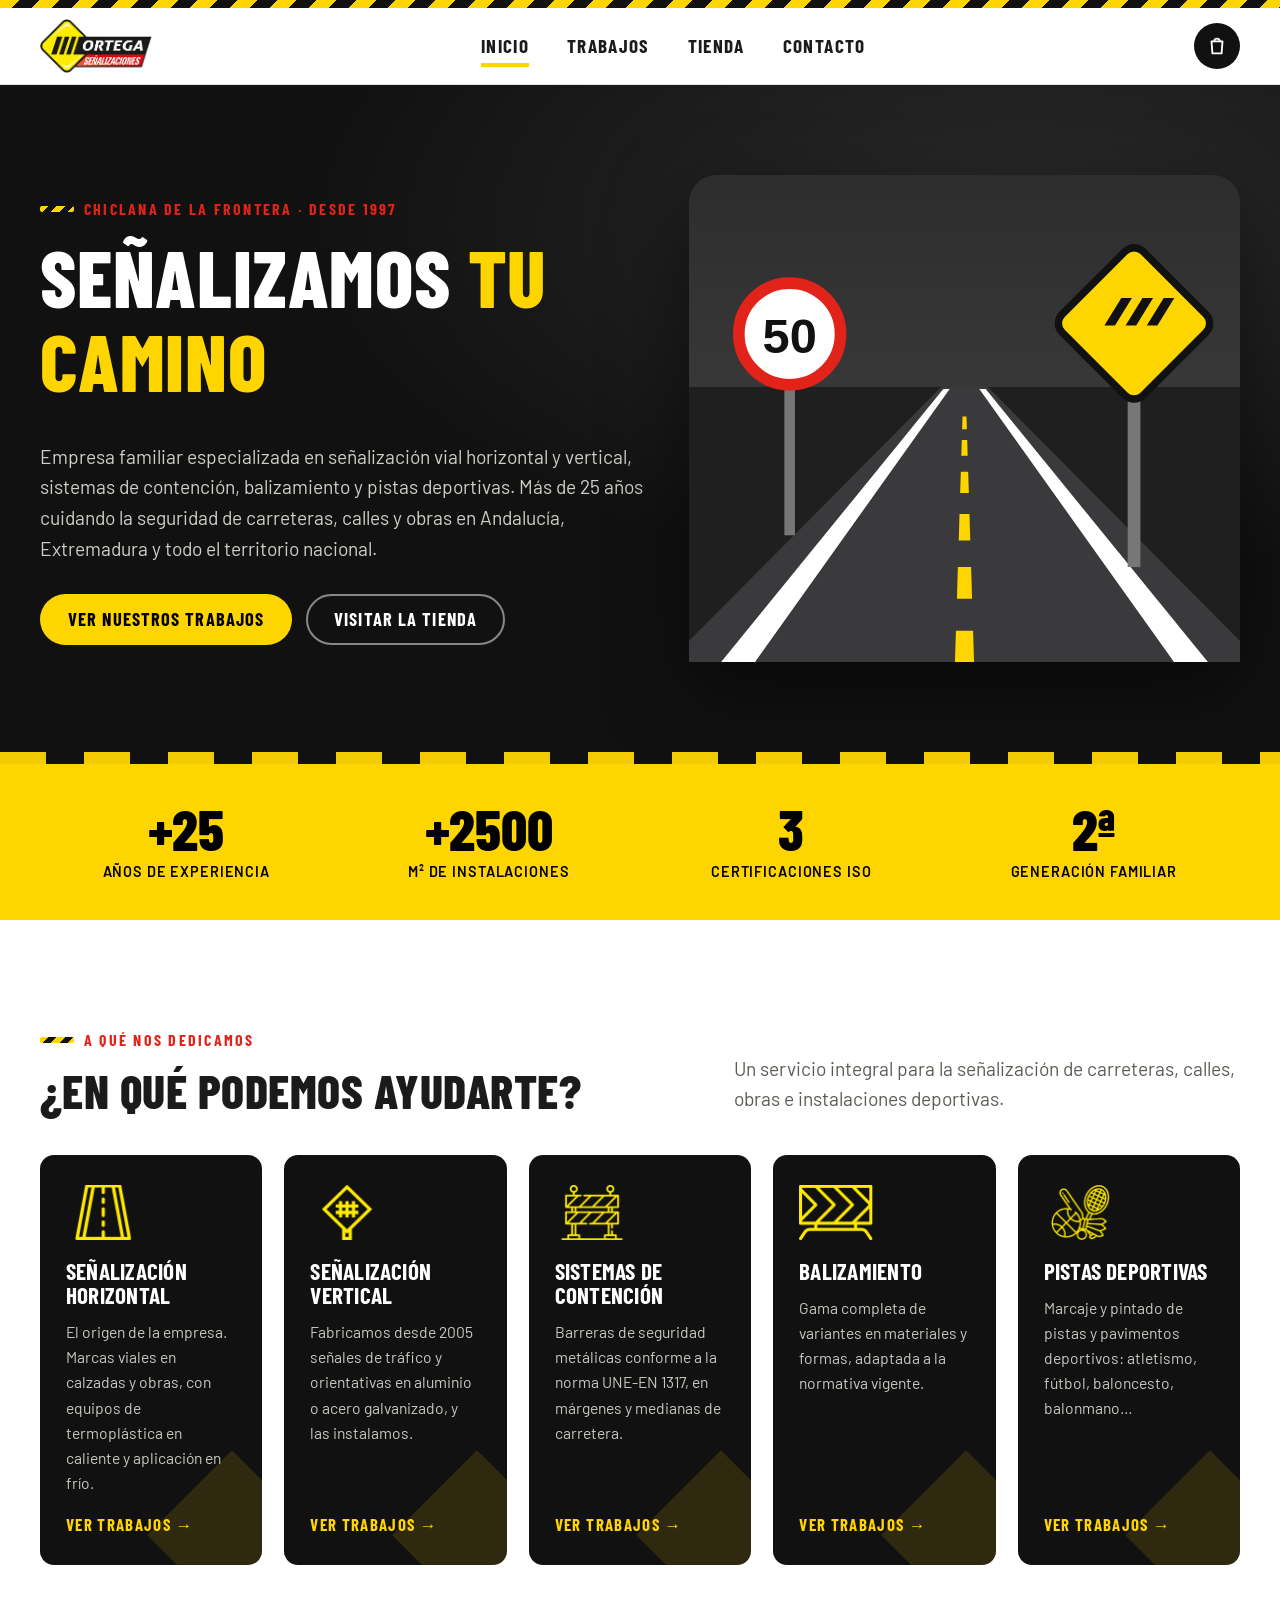
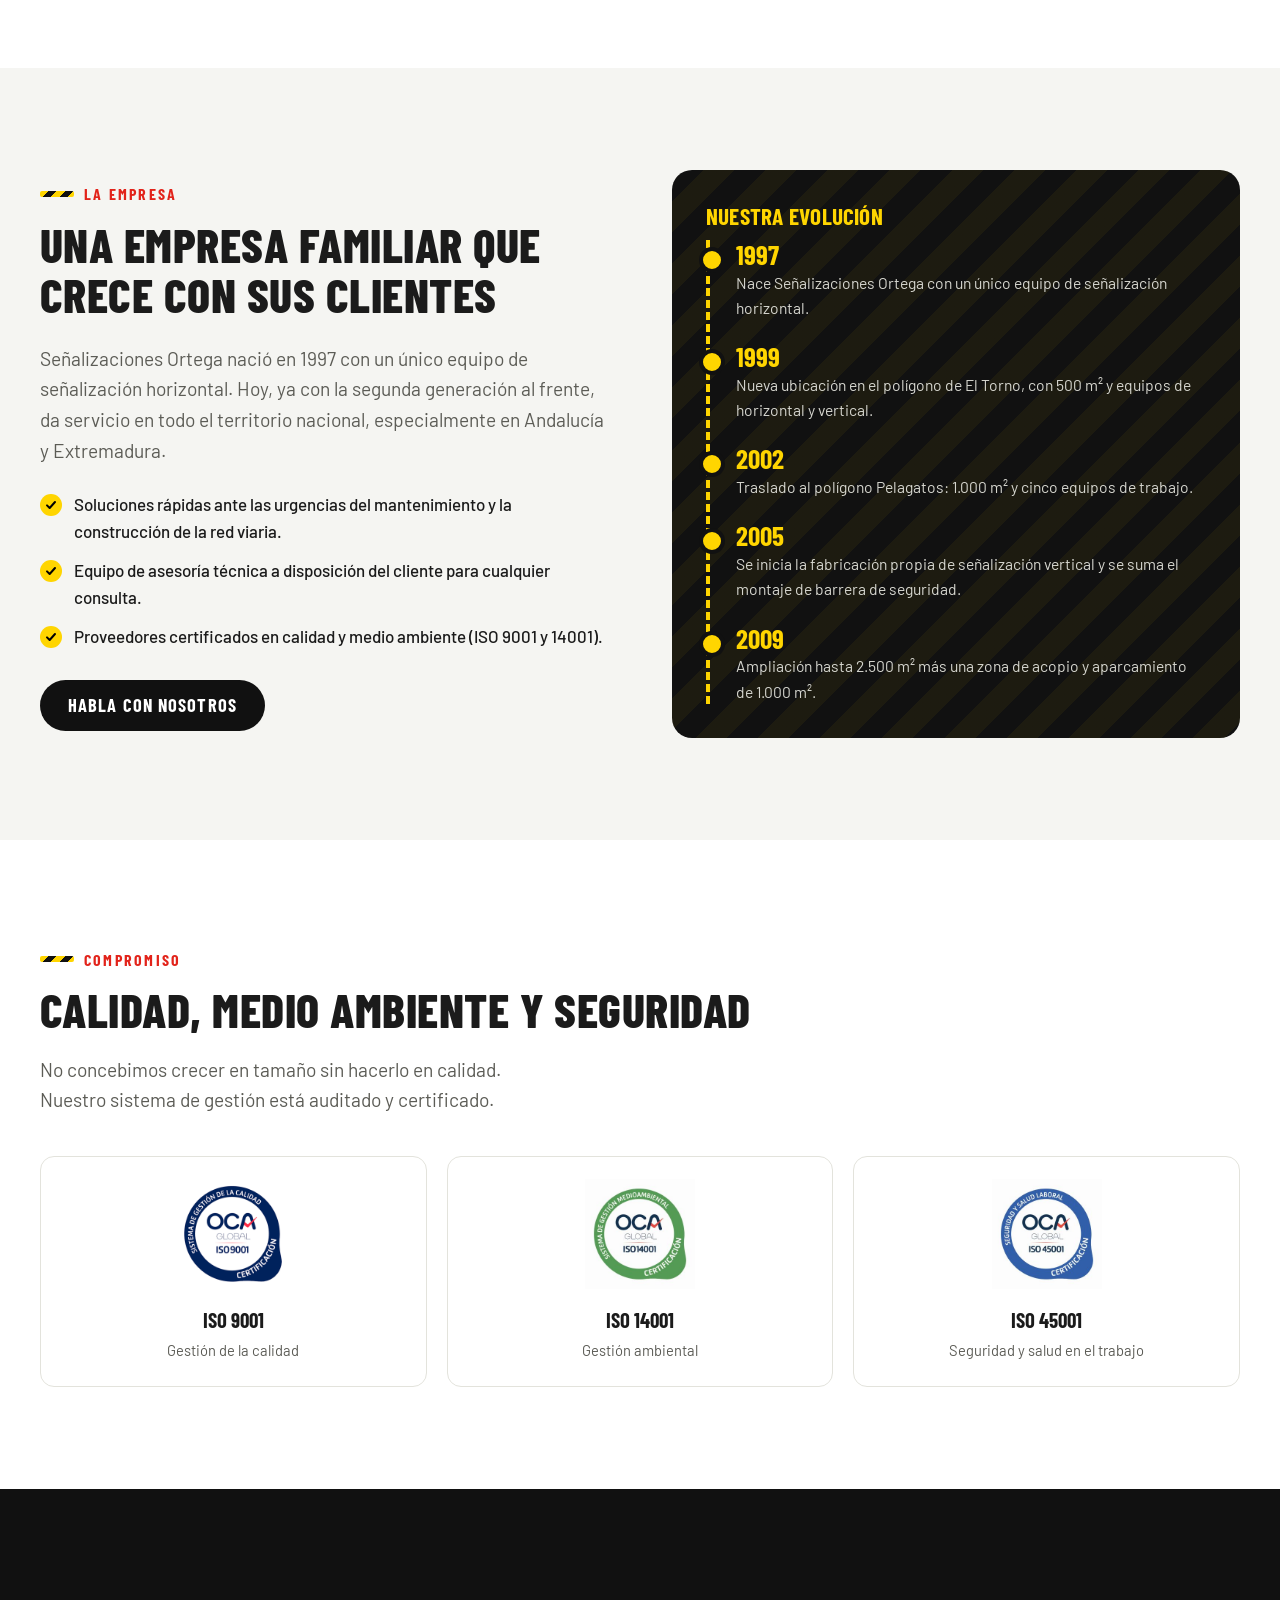
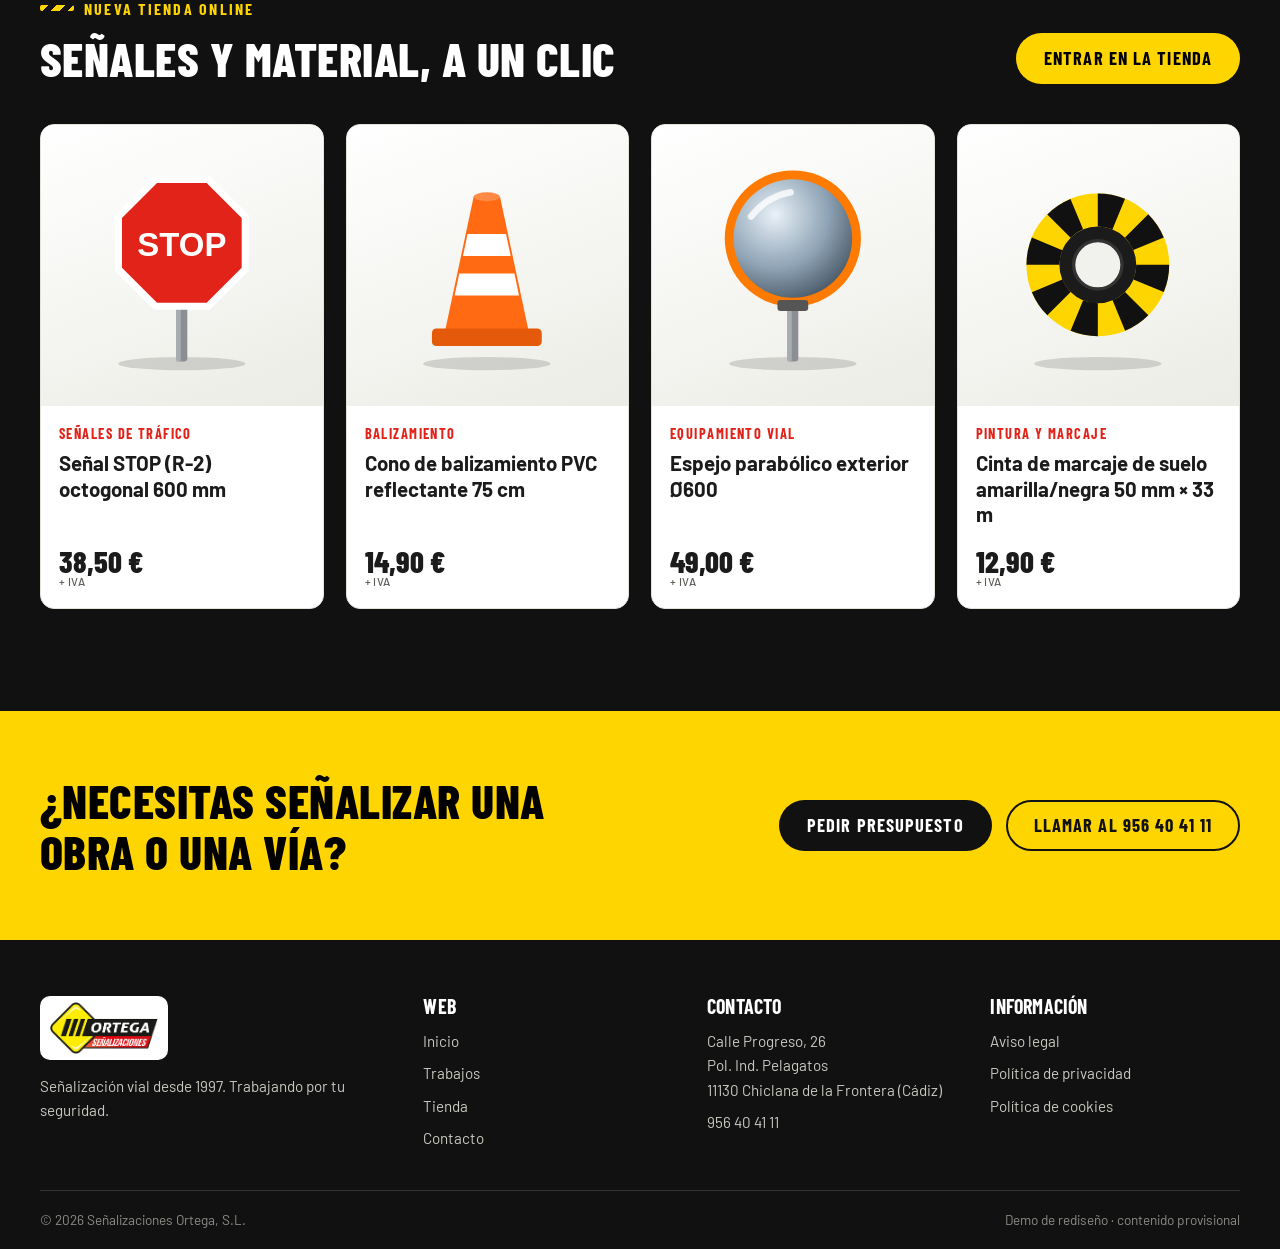
<file: index.html>
<!doctype html>
<html lang="es">
<head>
<meta charset="utf-8">
<meta name="viewport" content="width=device-width,initial-scale=1">
<title>Señalizaciones Ortega · Señalización vial en Chiclana desde 1997</title>
<meta name="description" content="Empresa familiar de señalización vial horizontal y vertical, barreras de seguridad, balizamiento y pistas deportivas. Chiclana de la Frontera (Cádiz), desde 1997.">
<meta name="theme-color" content="#FFD500">
<link rel="icon" href="data:image/svg+xml,%3Csvg xmlns='http://www.w3.org/2000/svg' viewBox='0 0 64 64'%3E%3Crect x='10' y='10' width='44' height='44' rx='6' transform='rotate(45 32 32)' fill='%23FFD500' stroke='%23111' stroke-width='4'/%3E%3C/svg%3E">
<link rel="preconnect" href="https://fonts.googleapis.com">
<link rel="preconnect" href="https://fonts.gstatic.com" crossorigin>
<link href="https://fonts.googleapis.com/css2?family=Barlow+Condensed:wght@600;700;800&family=Barlow:wght@400;500;600;700&display=swap" rel="stylesheet">
<link rel="stylesheet" href="css/styles.css">
</head>
<body data-page="inicio">
<a class="skip" href="#main">Saltar al contenido</a>
<div class="hazard" aria-hidden="true"></div>
<header class="site-header">
  <div class="container nav">
    <a class="brand" href="index.html" aria-label="Señalizaciones Ortega, inicio"><img src="img/logo.png" alt="Señalizaciones Ortega" width="479" height="230"></a>
    <nav aria-label="Principal">
      <ul class="menu" id="menu">
        <li><a href="index.html" aria-current="page">Inicio</a></li>
        <li><a href="portfolio.html">Trabajos</a></li>
        <li><a href="tienda.html">Tienda</a></li>
        <li><a href="contacto.html">Contacto</a></li>
      </ul>
    </nav>
    <div class="nav-tools">
      <a class="cart-link" href="tienda.html#carrito" aria-label="Ver carrito"><svg viewBox="0 0 24 24" fill="none" stroke="currentColor" stroke-width="2" stroke-linecap="round" stroke-linejoin="round"><path d="M6 7h12l-1 13H7L6 7z"/><path d="M9 7a3 3 0 0 1 6 0"/></svg><span class="badge" data-n="0"></span></a>
      <button class="burger" aria-expanded="false" aria-controls="menu" aria-label="Abrir menú"><span></span><span></span><span></span></button>
    </div>
  </div>
</header>

<main id="main">
  <!-- HERO -->
  <section class="hero">
    <div class="container">
      <div>
        <span class="eyebrow">Chiclana de la Frontera · Desde 1997</span>
        <h1>Señalizamos <span>tu camino</span></h1>
        <p class="lead">Empresa familiar especializada en señalización vial horizontal y vertical, sistemas de contención, balizamiento y pistas deportivas. Más de 25 años cuidando la seguridad de carreteras, calles y obras en Andalucía, Extremadura y todo el territorio nacional.</p>
        <div class="actions">
          <a class="btn" href="portfolio.html">Ver nuestros trabajos</a>
          <a class="btn ghost" href="tienda.html">Visitar la tienda</a>
        </div>
      </div>
      <svg class="hero-art" viewBox="0 0 520 460" role="img" aria-label="Ilustración de una carretera con señales de tráfico">
        <defs>
          <linearGradient id="hsky" x1="0" y1="0" x2="0" y2="1"><stop offset="0" stop-color="#2d2d2d"/><stop offset="1" stop-color="#454545"/></linearGradient>
        </defs>
        <rect x="0" y="0" width="520" height="460" rx="26" fill="url(#hsky)"/>
        <rect x="0" y="200" width="520" height="260" fill="#1f1f1f"/>
        <polygon points="-20,460 540,460 282,200 238,200" fill="#3a3a3c"/>
        <polygon points="30,460 62,460 246,202 240,202" fill="#fff"/>
        <polygon points="458,460 490,460 280,202 274,202" fill="#fff"/>
        <g fill="#FFD500">
          <polygon points="251,460 269,460 268.1,430 251.9,430"/>
          <polygon points="252.85,400 267.15,400 266.25,370 253.75,370"/>
          <polygon points="254.55,345 265.45,345 264.7,320 255.3,320"/>
          <polygon points="255.9,300 264.1,300 263.45,280 256.55,280"/>
          <polygon points="257,265 263,265 262.54,250 257.46,250"/>
          <polygon points="257.77,240 262.23,240 261.86,228 258.14,228"/>
        </g>
        <!-- señal de peligro (rombo amarillo) -->
        <rect x="414" y="180" width="12" height="190" fill="#777"/>
        <g transform="translate(420 140) rotate(45)">
          <rect x="-54" y="-54" width="108" height="108" rx="12" fill="#FFD500" stroke="#111" stroke-width="7"/>
        </g>
        <g fill="#111"><polygon points="392,142 408,116 418,116 402,142"/><polygon points="412,142 428,116 438,116 422,142"/><polygon points="432,142 448,116 458,116 442,142"/></g>
        <!-- señal circular -->
        <rect x="90" y="190" width="10" height="150" fill="#777"/>
        <circle cx="95" cy="150" r="48" fill="#fff" stroke="#E2231A" stroke-width="11"/>
        <text x="95" y="168" text-anchor="middle" font-family="Arial Black,Arial,sans-serif" font-weight="900" font-size="46" fill="#111">50</text>
      </svg>
    </div>
    <div class="road-line" aria-hidden="true"></div>
  </section>

  <!-- CIFRAS -->
  <section class="stats" aria-label="Ortega en cifras">
    <div class="container">
      <div class="stat"><b>+<span data-count="25">25</span></b><span>Años de experiencia</span></div>
      <div class="stat"><b>+<span data-count="2500">2.500</span></b><span>m² de instalaciones</span></div>
      <div class="stat"><b><span data-count="3">3</span></b><span>Certificaciones ISO</span></div>
      <div class="stat"><b>2ª</b><span>Generación familiar</span></div>
    </div>
  </section>

  <!-- SERVICIOS -->
  <section class="section" id="servicios">
    <div class="container">
      <div class="head reveal">
        <div>
          <span class="eyebrow">A qué nos dedicamos</span>
          <h2>¿En qué podemos ayudarte?</h2>
        </div>
        <p class="lead" style="margin:0;max-width:46ch">Un servicio integral para la señalización de carreteras, calles, obras e instalaciones deportivas.</p>
      </div>
      <div class="grid g4 reveal" style="grid-template-columns:repeat(auto-fit,minmax(210px,1fr))">
        <a class="svc" href="portfolio.html?cat=horizontal">
          <img src="img/icono_horizontal.png" alt="" width="74" height="56">
          <h3>Señalización horizontal</h3>
          <p>El origen de la empresa. Marcas viales en calzadas y obras, con equipos de termoplástica en caliente y aplicación en frío.</p>
          <span class="more">Ver trabajos →</span>
        </a>
        <a class="svc" href="portfolio.html?cat=vertical">
          <img src="img/icono_vertical.png" alt="" width="74" height="56">
          <h3>Señalización vertical</h3>
          <p>Fabricamos desde 2005 señales de tráfico y orientativas en aluminio o acero galvanizado, y las instalamos.</p>
          <span class="more">Ver trabajos →</span>
        </a>
        <a class="svc" href="portfolio.html?cat=contencion">
          <img src="img/icono_contencion.png" alt="" width="74" height="56">
          <h3>Sistemas de contención</h3>
          <p>Barreras de seguridad metálicas conforme a la norma UNE-EN 1317, en márgenes y medianas de carretera.</p>
          <span class="more">Ver trabajos →</span>
        </a>
        <a class="svc" href="portfolio.html?cat=balizamiento">
          <img src="img/icono_balizamiento.png" alt="" width="74" height="56">
          <h3>Balizamiento</h3>
          <p>Gama completa de variantes en materiales y formas, adaptada a la normativa vigente.</p>
          <span class="more">Ver trabajos →</span>
        </a>
        <a class="svc" href="portfolio.html?cat=pistas">
          <img src="img/icono_pistas.png" alt="" width="74" height="56">
          <h3>Pistas deportivas</h3>
          <p>Marcaje y pintado de pistas y pavimentos deportivos: atletismo, fútbol, baloncesto, balonmano…</p>
          <span class="more">Ver trabajos →</span>
        </a>
      </div>
    </div>
  </section>

  <!-- SOBRE NOSOTROS -->
  <section class="section alt" id="empresa">
    <div class="container split">
      <div class="reveal">
        <span class="eyebrow">La empresa</span>
        <h2>Una empresa familiar que crece con sus clientes</h2>
        <p class="lead">Señalizaciones Ortega nació en 1997 con un único equipo de señalización horizontal. Hoy, ya con la segunda generación al frente, da servicio en todo el territorio nacional, especialmente en Andalucía y Extremadura.</p>
        <ul class="ticks">
          <li>Soluciones rápidas ante las urgencias del mantenimiento y la construcción de la red viaria.</li>
          <li>Equipo de asesoría técnica a disposición del cliente para cualquier consulta.</li>
          <li>Proveedores certificados en calidad y medio ambiente (ISO 9001 y 14001).</li>
        </ul>
        <a class="btn dark" href="contacto.html">Habla con nosotros</a>
      </div>
      <div class="panel reveal">
        <h3 style="color:var(--y);position:relative">Nuestra evolución</h3>
        <ol class="timeline" style="position:relative">
          <li><b>1997</b><span>Nace Señalizaciones Ortega con un único equipo de señalización horizontal.</span></li>
          <li><b>1999</b><span>Nueva ubicación en el polígono de El Torno, con 500 m² y equipos de horizontal y vertical.</span></li>
          <li><b>2002</b><span>Traslado al polígono Pelagatos: 1.000 m² y cinco equipos de trabajo.</span></li>
          <li><b>2005</b><span>Se inicia la fabricación propia de señalización vertical y se suma el montaje de barrera de seguridad.</span></li>
          <li><b>2009</b><span>Ampliación hasta 2.500 m² más una zona de acopio y aparcamiento de 1.000 m².</span></li>
        </ol>
      </div>
    </div>
  </section>

  <!-- CERTIFICACIONES -->
  <section class="section" id="certificaciones">
    <div class="container">
      <div class="head reveal">
        <div>
          <span class="eyebrow">Compromiso</span>
          <h2>Calidad, medio ambiente y seguridad</h2>
        </div>
        <p class="lead" style="margin:0;max-width:46ch">No concebimos crecer en tamaño sin hacerlo en calidad. Nuestro sistema de gestión está auditado y certificado.</p>
      </div>
      <div class="certs reveal">
        <div class="cert"><img src="img/iso9001.png" alt="Certificado ISO 9001" loading="lazy"><b>ISO 9001</b><span>Gestión de la calidad</span></div>
        <div class="cert"><img src="img/iso14001.jpg" alt="Certificado ISO 14001" loading="lazy"><b>ISO 14001</b><span>Gestión ambiental</span></div>
        <div class="cert"><img src="img/iso45001.jpg" alt="Certificado ISO 45001" loading="lazy"><b>ISO 45001</b><span>Seguridad y salud en el trabajo</span></div>
      </div>
    </div>
  </section>

  <!-- TIENDA (adelanto) -->
  <section class="section dark" id="tienda-adelanto">
    <div class="container">
      <div class="head reveal">
        <div>
          <span class="eyebrow">Nueva tienda online</span>
          <h2>Señales y material, a un clic</h2>
        </div>
        <a class="btn" href="tienda.html">Entrar en la tienda</a>
      </div>
      <div class="grid g4 reveal" id="featured" style="grid-template-columns:repeat(auto-fit,minmax(220px,1fr))"></div>
    </div>
  </section>

  <!-- CTA -->
  <section class="cta">
    <div class="container">
      <h2>¿Necesitas señalizar una obra o una vía?</h2>
      <div class="acts">
        <a class="btn dark" href="contacto.html">Pedir presupuesto</a>
        <a class="btn line" href="tel:+34956404111">Llamar al 956 40 41 11</a>
      </div>
    </div>
  </section>
</main>

<footer class="site-footer">
  <div class="container">
    <div class="fgrid">
      <div>
        <img class="logo" src="img/logo.png" alt="Señalizaciones Ortega" width="479" height="230">
        <p>Señalización vial desde 1997. Trabajando por tu seguridad.</p>
      </div>
      <div>
        <h4>Web</h4>
        <ul>
          <li><a href="index.html">Inicio</a></li>
          <li><a href="portfolio.html">Trabajos</a></li>
          <li><a href="tienda.html">Tienda</a></li>
          <li><a href="contacto.html">Contacto</a></li>
        </ul>
      </div>
      <div>
        <h4>Contacto</h4>
        <ul>
          <li>Calle Progreso, 26<br>Pol. Ind. Pelagatos<br>11130 Chiclana de la Frontera (Cádiz)</li>
          <li><a href="tel:+34956404111">956 40 41 11</a></li>
        </ul>
      </div>
      <div>
        <h4>Información</h4>
        <ul>
          <li><a href="https://xn--sealizacionesortega-w3b.es/aviso-legal/" rel="noopener">Aviso legal</a></li>
          <li><a href="https://xn--sealizacionesortega-w3b.es/politica-de-privacidad/" rel="noopener">Política de privacidad</a></li>
          <li><a href="https://xn--sealizacionesortega-w3b.es/politica-de-cookies/" rel="noopener">Política de cookies</a></li>
        </ul>
      </div>
    </div>
    <div class="legal">
      <span>© <span data-year>2026</span> Señalizaciones Ortega, S.L.</span>
      <span>Demo de rediseño · contenido provisional</span>
    </div>
  </div>
</footer>

<script src="js/art.js"></script>
<script src="js/products.js"></script>
<script src="js/main.js"></script>
<script>
  // Adelanto de la tienda: 4 productos destacados
  (function () {
    const box = document.getElementById('featured');
    const ids = ['SV-R2-600', 'BZ-CONO-75', 'EQ-ESP-600', 'PT-CINTA'];
    const eur = new Intl.NumberFormat('es-ES', { style: 'currency', currency: 'EUR' });
    box.innerHTML = ids.map((id) => PRODUCTS.find((p) => p.id === id)).map((p) =>
      `<a class="product" href="tienda.html" style="color:var(--txt);text-decoration:none">
        <div class="shop-art">${ART.product(p.kind, p.opts)}</div>
        <div class="info"><span class="cat">${p.cat}</span><h3>${p.name}</h3>
        <div class="buy"><div class="price">${eur.format(p.price)}<small>+ IVA</small></div></div></div></a>`).join('');
  })();
</script>
</body>
</html>
</file>
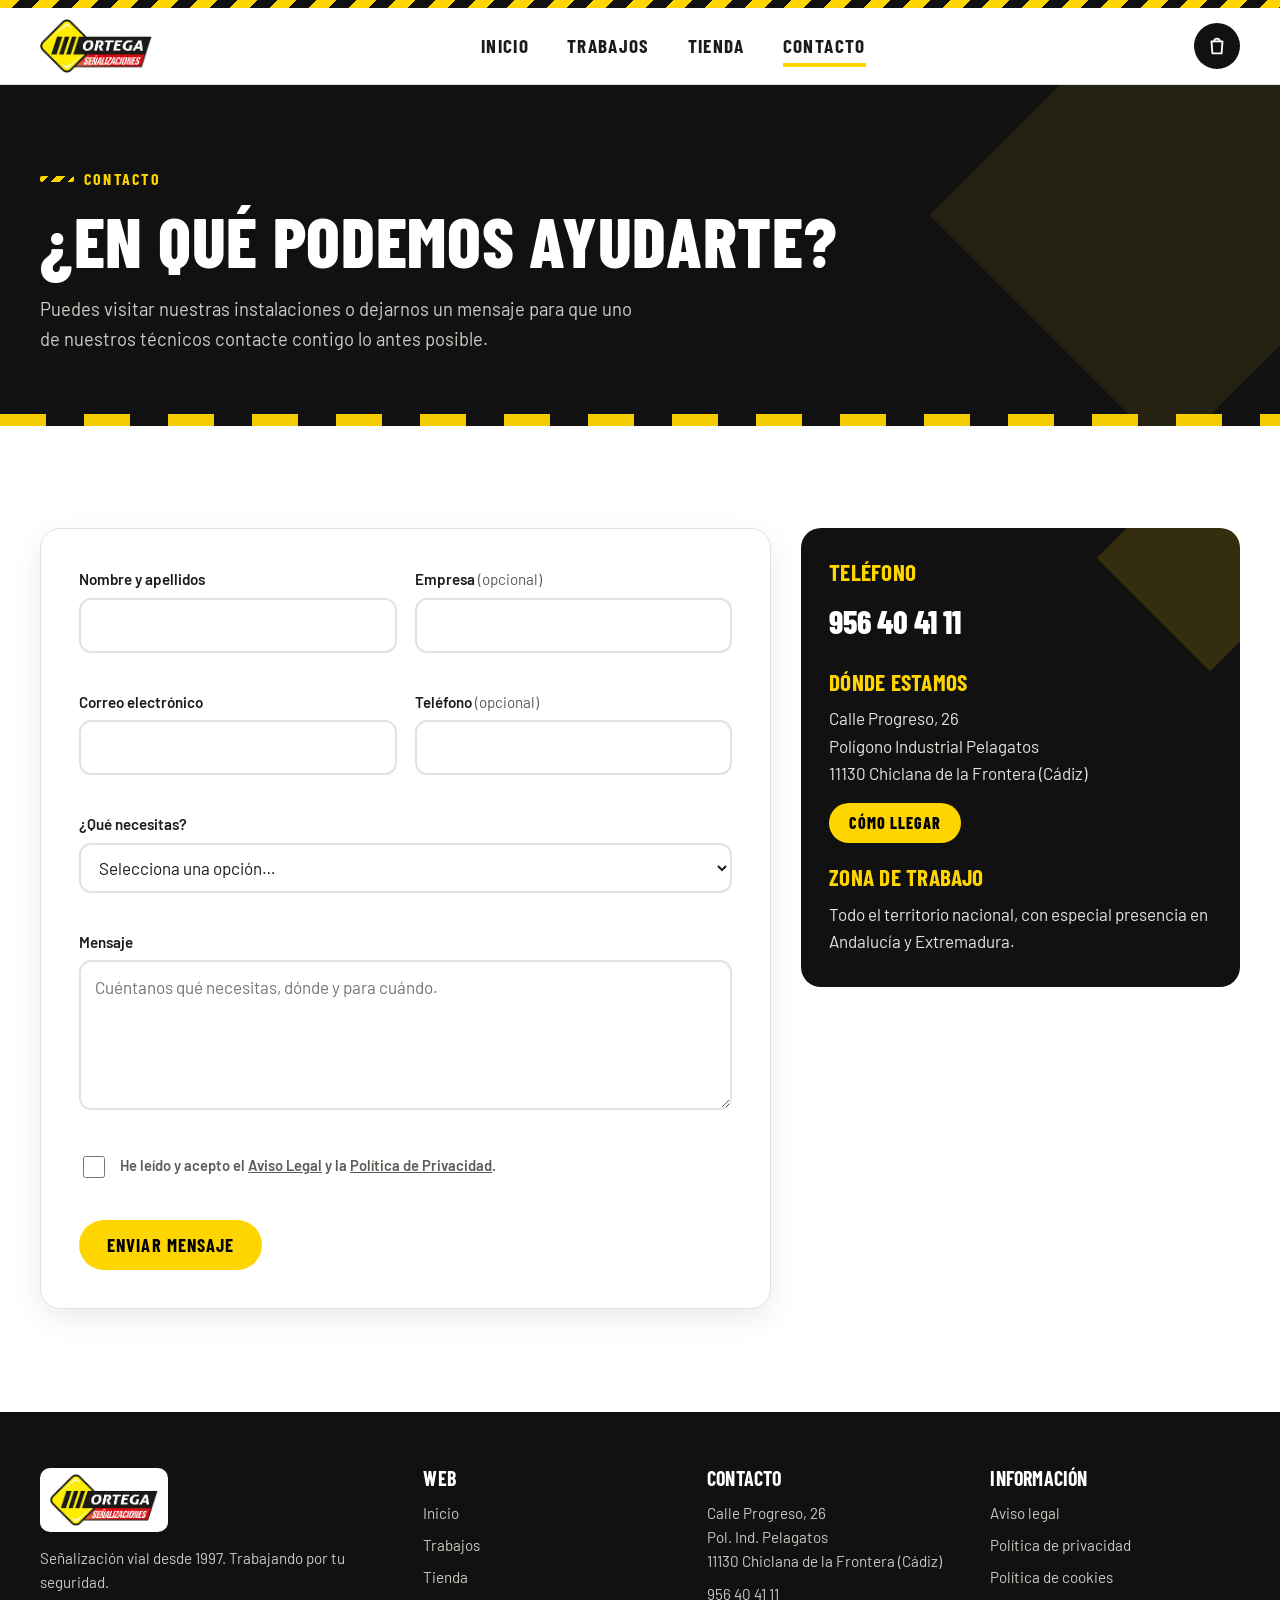
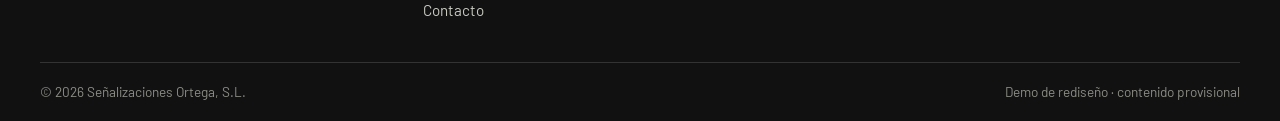
<file: contacto.html>
<!doctype html>
<html lang="es">
<head>
<meta charset="utf-8">
<meta name="viewport" content="width=device-width,initial-scale=1">
<title>Contacto · Señalizaciones Ortega</title>
<meta name="description" content="Contacta con Señalizaciones Ortega: pide presupuesto de señalización vial, barreras, balizamiento o pistas deportivas. Chiclana de la Frontera (Cádiz).">
<meta name="theme-color" content="#FFD500">
<link rel="icon" href="data:image/svg+xml,%3Csvg xmlns='http://www.w3.org/2000/svg' viewBox='0 0 64 64'%3E%3Crect x='10' y='10' width='44' height='44' rx='6' transform='rotate(45 32 32)' fill='%23FFD500' stroke='%23111' stroke-width='4'/%3E%3C/svg%3E">
<link rel="preconnect" href="https://fonts.googleapis.com">
<link rel="preconnect" href="https://fonts.gstatic.com" crossorigin>
<link href="https://fonts.googleapis.com/css2?family=Barlow+Condensed:wght@600;700;800&family=Barlow:wght@400;500;600;700&display=swap" rel="stylesheet">
<link rel="stylesheet" href="css/styles.css">
</head>
<body data-page="contacto">
<a class="skip" href="#main">Saltar al contenido</a>
<div class="hazard" aria-hidden="true"></div>
<header class="site-header">
  <div class="container nav">
    <a class="brand" href="index.html" aria-label="Señalizaciones Ortega, inicio"><img src="img/logo.png" alt="Señalizaciones Ortega" width="479" height="230"></a>
    <nav aria-label="Principal">
      <ul class="menu" id="menu">
        <li><a href="index.html">Inicio</a></li>
        <li><a href="portfolio.html">Trabajos</a></li>
        <li><a href="tienda.html">Tienda</a></li>
        <li><a href="contacto.html" aria-current="page">Contacto</a></li>
      </ul>
    </nav>
    <div class="nav-tools">
      <a class="cart-link" href="tienda.html#carrito" aria-label="Ver carrito"><svg viewBox="0 0 24 24" fill="none" stroke="currentColor" stroke-width="2" stroke-linecap="round" stroke-linejoin="round"><path d="M6 7h12l-1 13H7L6 7z"/><path d="M9 7a3 3 0 0 1 6 0"/></svg><span class="badge" data-n="0"></span></a>
      <button class="burger" aria-expanded="false" aria-controls="menu" aria-label="Abrir menú"><span></span><span></span><span></span></button>
    </div>
  </div>
</header>

<main id="main">
  <section class="page-hero">
    <div class="container">
      <span class="eyebrow" style="color:var(--y)">Contacto</span>
      <h1>¿En qué podemos ayudarte?</h1>
      <p>Puedes visitar nuestras instalaciones o dejarnos un mensaje para que uno de nuestros técnicos contacte contigo lo antes posible.</p>
    </div>
    <div class="road-line" aria-hidden="true"></div>
  </section>

  <section class="section">
    <div class="container contact-grid">
      <div class="card">
        <form class="form" id="form" novalidate>
          <div class="row">
            <div>
              <label for="nombre">Nombre y apellidos</label>
              <input id="nombre" name="name" autocomplete="name" required>
              <div class="err" data-for="nombre"></div>
            </div>
            <div>
              <label for="empresa">Empresa <span class="opt">(opcional)</span></label>
              <input id="empresa" name="empresa" autocomplete="organization">
            </div>
          </div>
          <div class="row">
            <div>
              <label for="email">Correo electrónico</label>
              <input id="email" name="email" type="email" autocomplete="email" required>
              <div class="err" data-for="email"></div>
            </div>
            <div>
              <label for="tel">Teléfono <span class="opt">(opcional)</span></label>
              <input id="tel" name="telefono" type="tel" autocomplete="tel">
              <div class="err" data-for="tel"></div>
            </div>
          </div>
          <div>
            <label for="asunto">¿Qué necesitas?</label>
            <select id="asunto" name="asunto" required>
              <option value="">Selecciona una opción…</option>
              <option value="presupuesto">Pedir presupuesto</option>
              <option value="horizontal">Señalización horizontal</option>
              <option value="vertical">Señalización vertical</option>
              <option value="contencion">Barreras de seguridad / contención</option>
              <option value="balizamiento">Balizamiento</option>
              <option value="pistas">Pistas deportivas</option>
              <option value="tienda">Consulta sobre la tienda / un pedido</option>
              <option value="otro">Otra consulta</option>
            </select>
            <div class="err" data-for="asunto"></div>
          </div>
          <div>
            <label for="mensaje">Mensaje</label>
            <textarea id="mensaje" name="message" required minlength="10" placeholder="Cuéntanos qué necesitas, dónde y para cuándo."></textarea>
            <div class="err" data-for="mensaje"></div>
          </div>
          <!-- Anti-spam (los bots lo rellenan, las personas no lo ven) -->
          <input class="hp" type="text" name="_honey" tabindex="-1" autocomplete="off" aria-hidden="true">
          <div>
            <label class="check" for="legal">
              <input id="legal" type="checkbox" required>
              <span>He leído y acepto el <a href="https://xn--sealizacionesortega-w3b.es/aviso-legal/" target="_blank" rel="noopener">Aviso Legal</a> y la <a href="https://xn--sealizacionesortega-w3b.es/politica-de-privacidad/" target="_blank" rel="noopener">Política de Privacidad</a>.</span>
            </label>
            <div class="err" data-for="legal"></div>
          </div>
          <div class="status" id="status" role="status" aria-live="polite"></div>
          <div>
            <button class="btn" type="submit" id="send"><span class="spin" aria-hidden="true"></span><span id="send-t">Enviar mensaje</span></button>
          </div>
        </form>
      </div>

      <aside class="info-card">
        <h3>Teléfono</h3>
        <a href="tel:+34956404111">956 40 41 11</a>
        <h3>Dónde estamos</h3>
        <p>Calle Progreso, 26<br>Polígono Industrial Pelagatos<br>11130 Chiclana de la Frontera (Cádiz)</p>
        <p style="margin-top:16px"><a class="btn sm" style="font-size:1rem;color:#000" href="https://www.google.com/maps/search/?api=1&query=Se%C3%B1alizaciones%20Ortega%20Calle%20Progreso%2026%20Chiclana%20de%20la%20Frontera" target="_blank" rel="noopener">Cómo llegar</a></p>
        <h3>Zona de trabajo</h3>
        <p>Todo el territorio nacional, con especial presencia en Andalucía y Extremadura.</p>
      </aside>
    </div>
  </section>
</main>

<footer class="site-footer">
  <div class="container">
    <div class="fgrid">
      <div>
        <img class="logo" src="img/logo.png" alt="Señalizaciones Ortega" width="479" height="230">
        <p>Señalización vial desde 1997. Trabajando por tu seguridad.</p>
      </div>
      <div>
        <h4>Web</h4>
        <ul>
          <li><a href="index.html">Inicio</a></li>
          <li><a href="portfolio.html">Trabajos</a></li>
          <li><a href="tienda.html">Tienda</a></li>
          <li><a href="contacto.html">Contacto</a></li>
        </ul>
      </div>
      <div>
        <h4>Contacto</h4>
        <ul>
          <li>Calle Progreso, 26<br>Pol. Ind. Pelagatos<br>11130 Chiclana de la Frontera (Cádiz)</li>
          <li><a href="tel:+34956404111">956 40 41 11</a></li>
        </ul>
      </div>
      <div>
        <h4>Información</h4>
        <ul>
          <li><a href="https://xn--sealizacionesortega-w3b.es/aviso-legal/" rel="noopener">Aviso legal</a></li>
          <li><a href="https://xn--sealizacionesortega-w3b.es/politica-de-privacidad/" rel="noopener">Política de privacidad</a></li>
          <li><a href="https://xn--sealizacionesortega-w3b.es/politica-de-cookies/" rel="noopener">Política de cookies</a></li>
        </ul>
      </div>
    </div>
    <div class="legal">
      <span>© <span data-year>2026</span> Señalizaciones Ortega, S.L.</span>
      <span>Demo de rediseño · contenido provisional</span>
    </div>
  </div>
</footer>

<script src="js/config.js"></script>
<script src="js/main.js"></script>
<script src="js/contacto.js"></script>
</body>
</html>
</file>
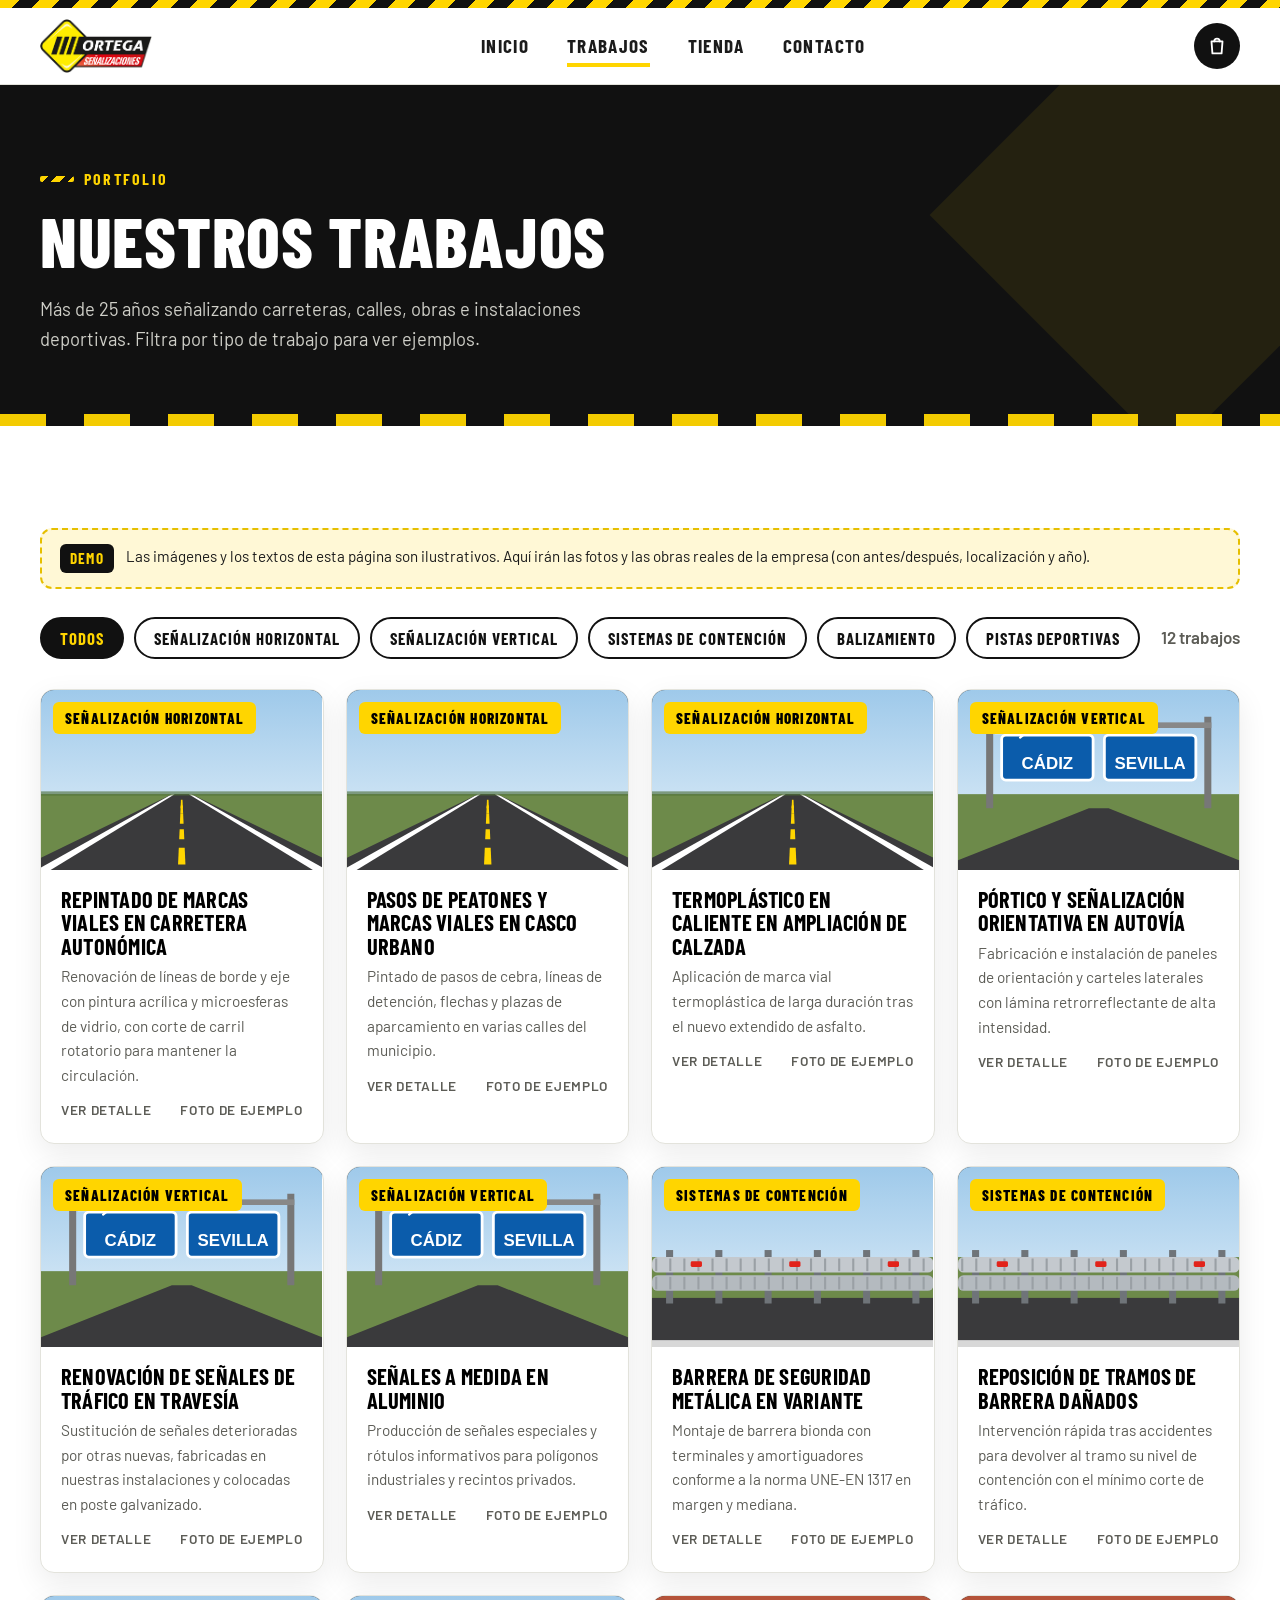
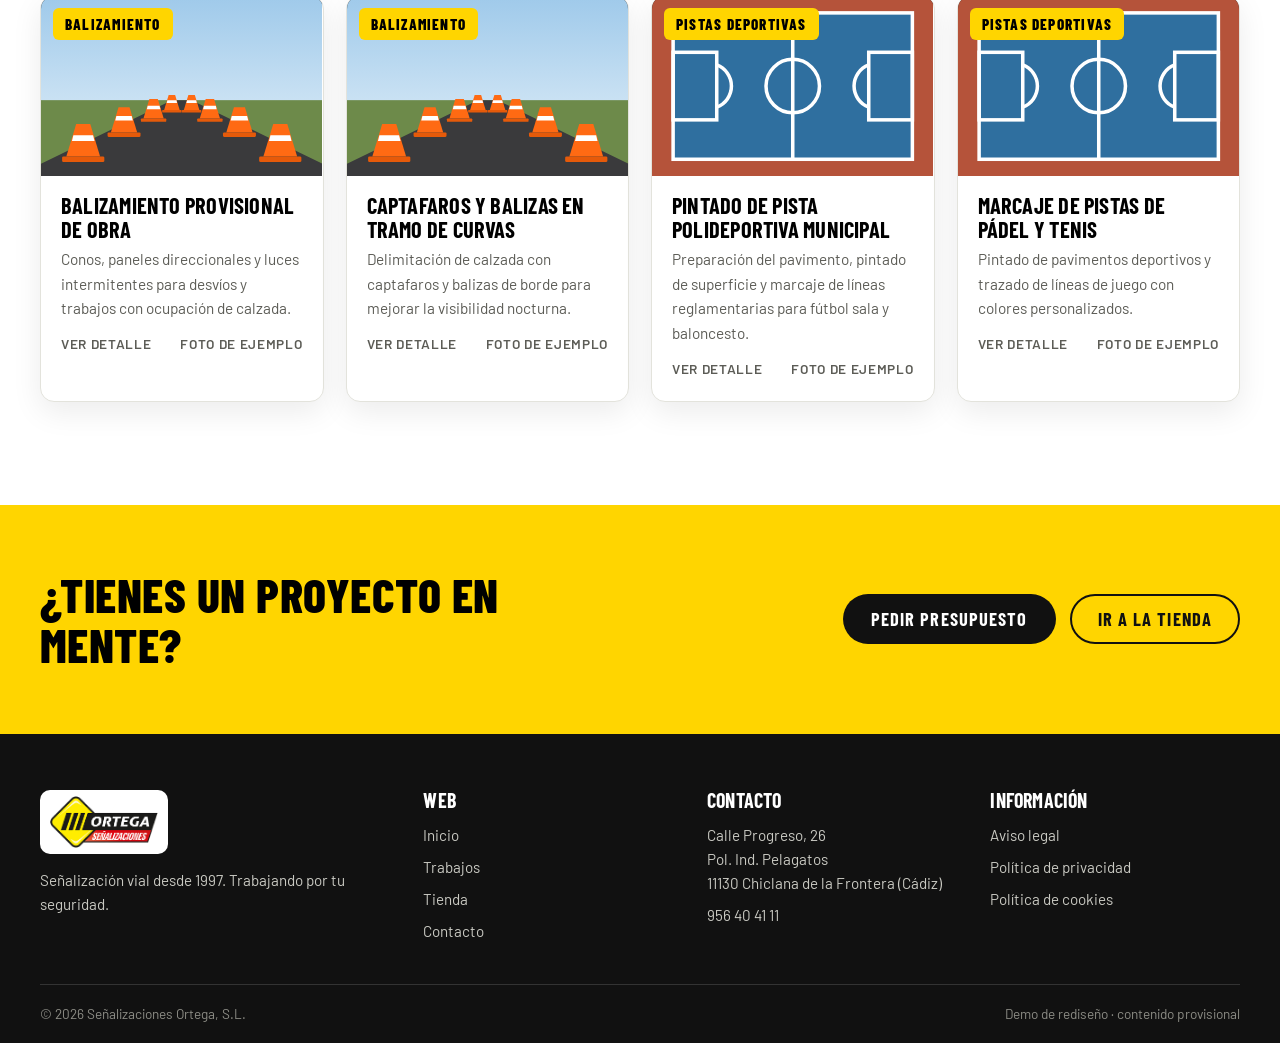
<file: portfolio.html>
<!doctype html>
<html lang="es">
<head>
<meta charset="utf-8">
<meta name="viewport" content="width=device-width,initial-scale=1">
<title>Trabajos · Señalizaciones Ortega</title>
<meta name="description" content="Algunos de los trabajos de señalización horizontal, vertical, contención, balizamiento y pistas deportivas realizados por Señalizaciones Ortega.">
<meta name="theme-color" content="#FFD500">
<link rel="icon" href="data:image/svg+xml,%3Csvg xmlns='http://www.w3.org/2000/svg' viewBox='0 0 64 64'%3E%3Crect x='10' y='10' width='44' height='44' rx='6' transform='rotate(45 32 32)' fill='%23FFD500' stroke='%23111' stroke-width='4'/%3E%3C/svg%3E">
<link rel="preconnect" href="https://fonts.googleapis.com">
<link rel="preconnect" href="https://fonts.gstatic.com" crossorigin>
<link href="https://fonts.googleapis.com/css2?family=Barlow+Condensed:wght@600;700;800&family=Barlow:wght@400;500;600;700&display=swap" rel="stylesheet">
<link rel="stylesheet" href="css/styles.css">
</head>
<body data-page="portfolio">
<a class="skip" href="#main">Saltar al contenido</a>
<div class="hazard" aria-hidden="true"></div>
<header class="site-header">
  <div class="container nav">
    <a class="brand" href="index.html" aria-label="Señalizaciones Ortega, inicio"><img src="img/logo.png" alt="Señalizaciones Ortega" width="479" height="230"></a>
    <nav aria-label="Principal">
      <ul class="menu" id="menu">
        <li><a href="index.html">Inicio</a></li>
        <li><a href="portfolio.html" aria-current="page">Trabajos</a></li>
        <li><a href="tienda.html">Tienda</a></li>
        <li><a href="contacto.html">Contacto</a></li>
      </ul>
    </nav>
    <div class="nav-tools">
      <a class="cart-link" href="tienda.html#carrito" aria-label="Ver carrito"><svg viewBox="0 0 24 24" fill="none" stroke="currentColor" stroke-width="2" stroke-linecap="round" stroke-linejoin="round"><path d="M6 7h12l-1 13H7L6 7z"/><path d="M9 7a3 3 0 0 1 6 0"/></svg><span class="badge" data-n="0"></span></a>
      <button class="burger" aria-expanded="false" aria-controls="menu" aria-label="Abrir menú"><span></span><span></span><span></span></button>
    </div>
  </div>
</header>

<main id="main">
  <section class="page-hero">
    <div class="container">
      <span class="eyebrow" style="color:var(--y)">Portfolio</span>
      <h1>Nuestros trabajos</h1>
      <p>Más de 25 años señalizando carreteras, calles, obras e instalaciones deportivas. Filtra por tipo de trabajo para ver ejemplos.</p>
    </div>
    <div class="road-line" aria-hidden="true"></div>
  </section>

  <section class="section">
    <div class="container">
      <div class="demo-note"><b>Demo</b><span>Las imágenes y los textos de esta página son ilustrativos. Aquí irán las fotos y las obras reales de la empresa (con antes/después, localización y año).</span></div>

      <div class="toolbar">
        <div class="chips" id="chips" role="group" aria-label="Filtrar por tipo de trabajo"></div>
        <span id="count" style="color:var(--mut);font-weight:600" aria-live="polite"></span>
      </div>

      <div class="grid g3" id="works"></div>
    </div>
  </section>

  <section class="cta">
    <div class="container">
      <h2>¿Tienes un proyecto en mente?</h2>
      <div class="acts">
        <a class="btn dark" href="contacto.html">Pedir presupuesto</a>
        <a class="btn line" href="tienda.html">Ir a la tienda</a>
      </div>
    </div>
  </section>
</main>

<dialog id="wdlg" aria-label="Detalle del trabajo">
  <div class="dlg">
    <div class="art" id="wart"></div>
    <div class="body">
      <button class="x" type="button" aria-label="Cerrar" data-close>×</button>
      <span class="eyebrow" id="wcat"></span>
      <h2 id="wtitle" style="font-size:2.2rem"></h2>
      <p id="wdesc"></p>
      <p style="color:var(--mut);font-size:.9rem" id="wnote"></p>
      <a class="btn" href="contacto.html?asunto=presupuesto">Pedir algo similar</a>
    </div>
  </div>
</dialog>

<footer class="site-footer">
  <div class="container">
    <div class="fgrid">
      <div>
        <img class="logo" src="img/logo.png" alt="Señalizaciones Ortega" width="479" height="230">
        <p>Señalización vial desde 1997. Trabajando por tu seguridad.</p>
      </div>
      <div>
        <h4>Web</h4>
        <ul>
          <li><a href="index.html">Inicio</a></li>
          <li><a href="portfolio.html">Trabajos</a></li>
          <li><a href="tienda.html">Tienda</a></li>
          <li><a href="contacto.html">Contacto</a></li>
        </ul>
      </div>
      <div>
        <h4>Contacto</h4>
        <ul>
          <li>Calle Progreso, 26<br>Pol. Ind. Pelagatos<br>11130 Chiclana de la Frontera (Cádiz)</li>
          <li><a href="tel:+34956404111">956 40 41 11</a></li>
        </ul>
      </div>
      <div>
        <h4>Información</h4>
        <ul>
          <li><a href="https://xn--sealizacionesortega-w3b.es/aviso-legal/" rel="noopener">Aviso legal</a></li>
          <li><a href="https://xn--sealizacionesortega-w3b.es/politica-de-privacidad/" rel="noopener">Política de privacidad</a></li>
          <li><a href="https://xn--sealizacionesortega-w3b.es/politica-de-cookies/" rel="noopener">Política de cookies</a></li>
        </ul>
      </div>
    </div>
    <div class="legal">
      <span>© <span data-year>2026</span> Señalizaciones Ortega, S.L.</span>
      <span>Demo de rediseño · contenido provisional</span>
    </div>
  </div>
</footer>

<script src="js/art.js"></script>
<script src="js/main.js"></script>
<script src="js/portfolio.js"></script>
</body>
</html>
</file>
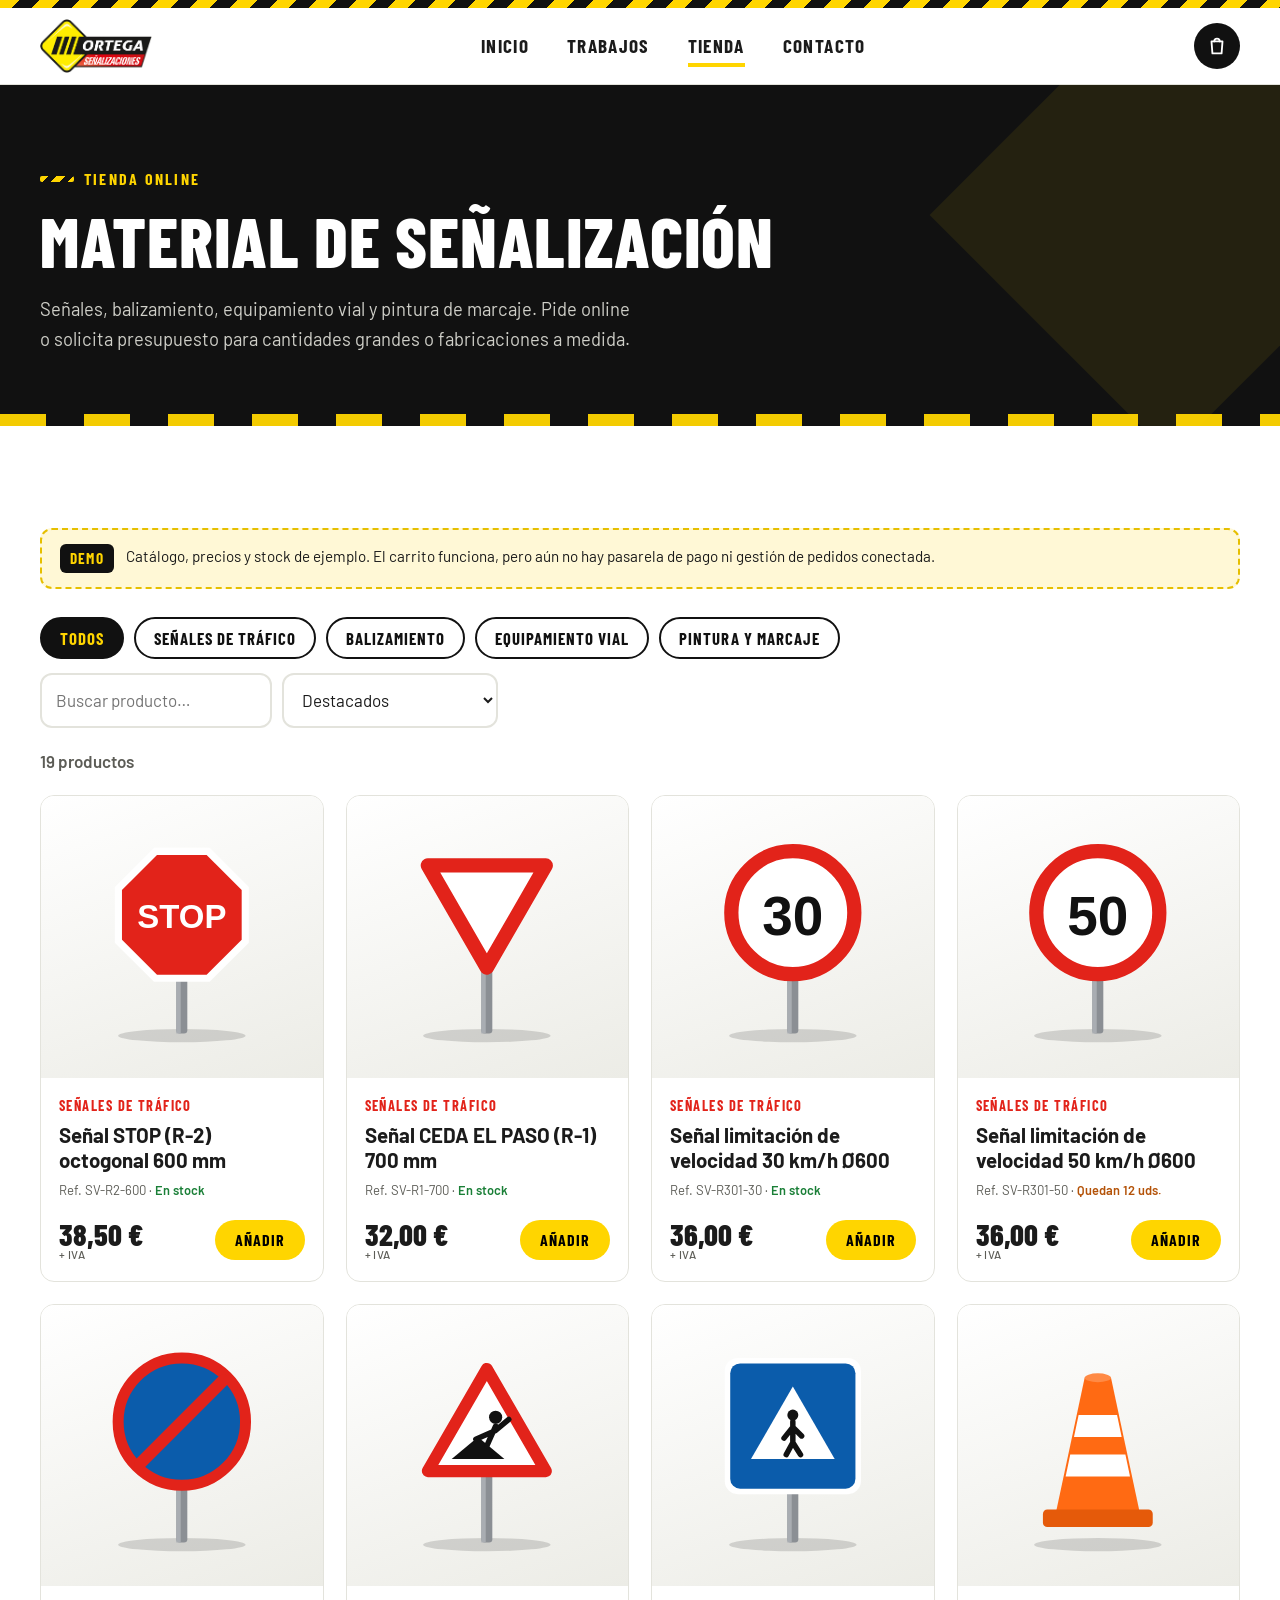
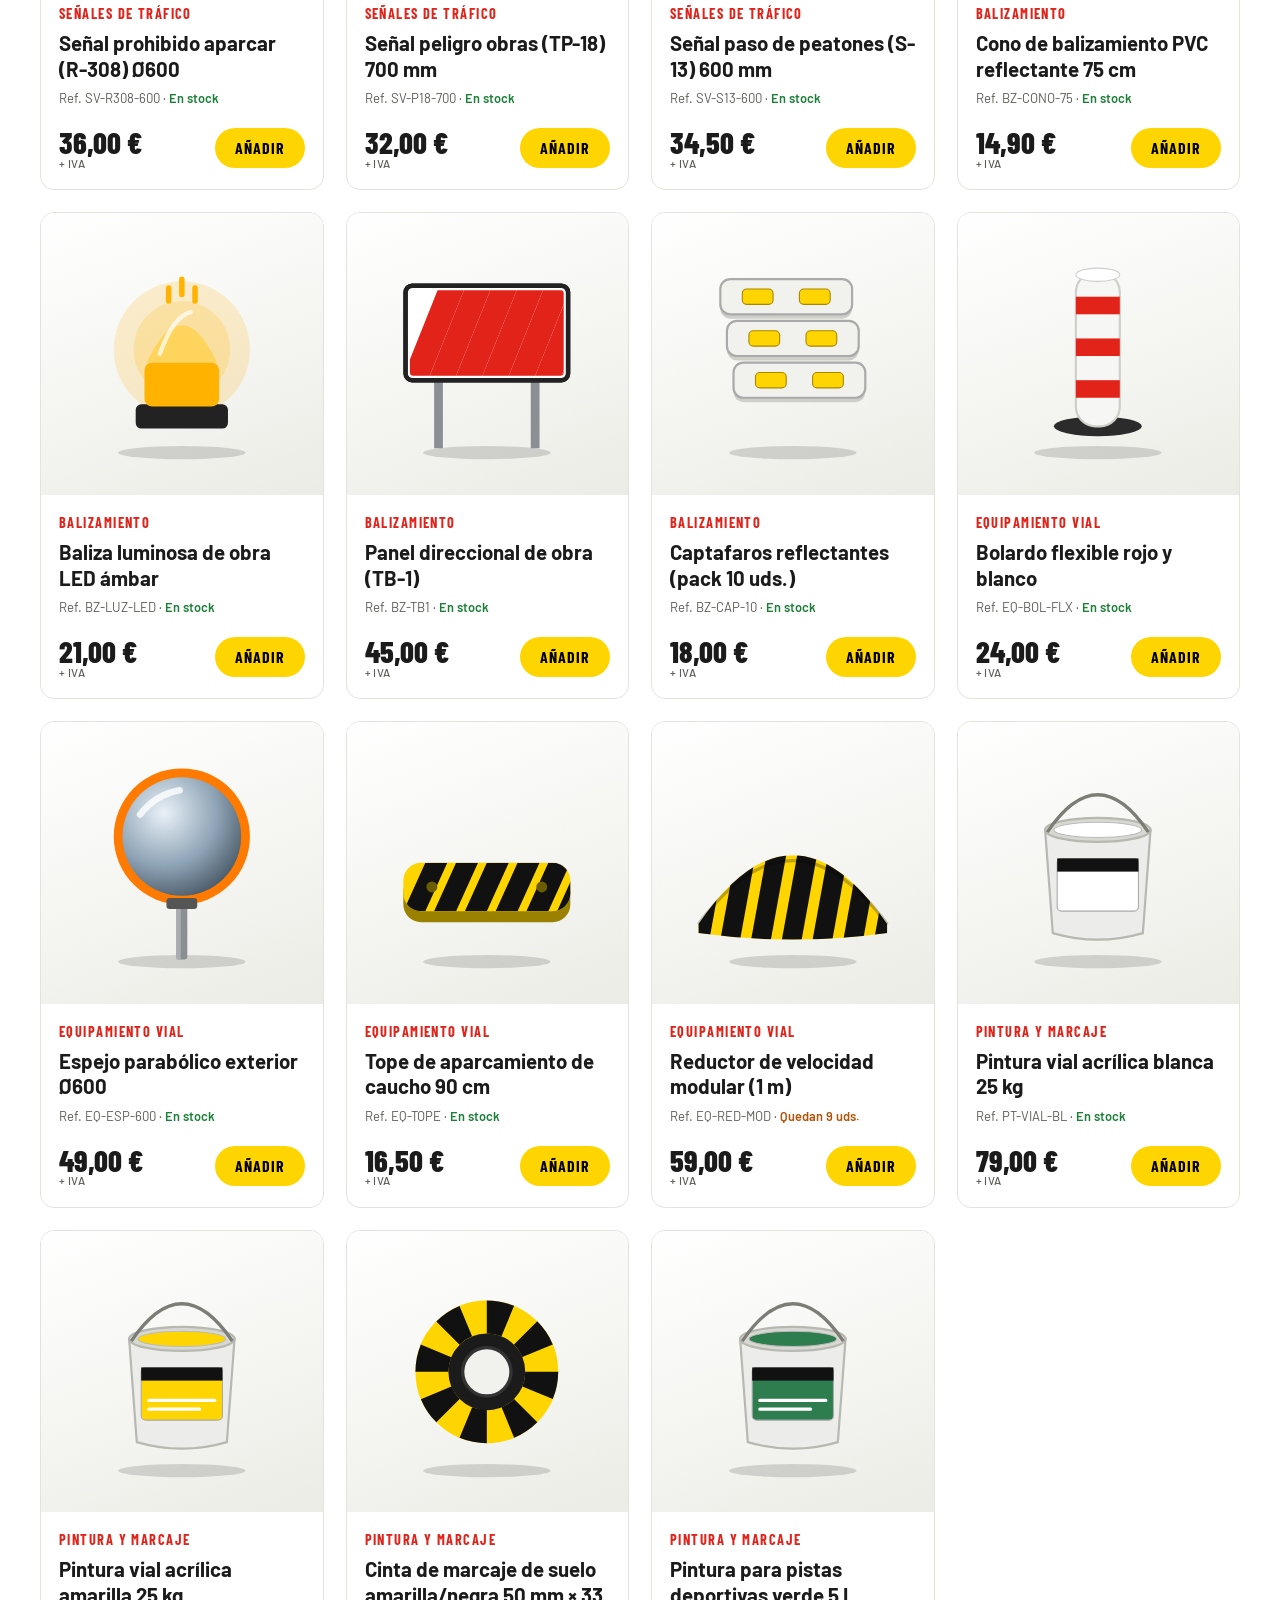
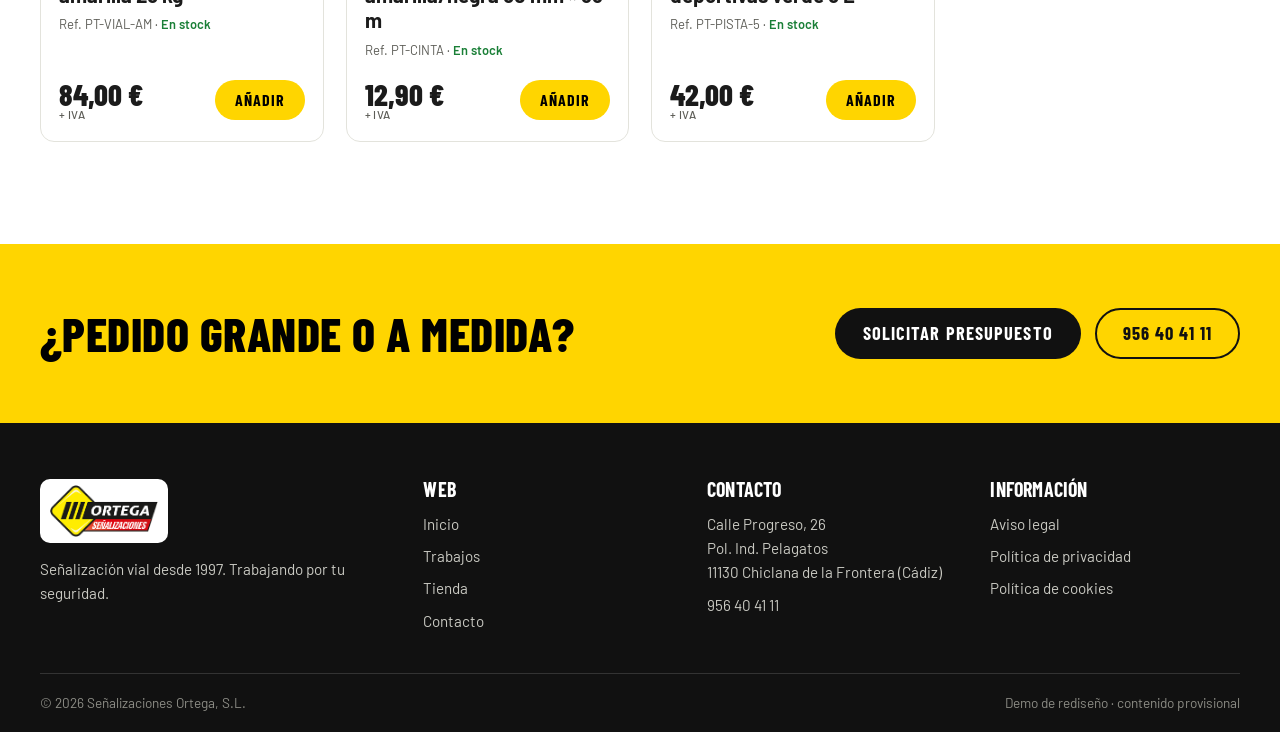
<file: tienda.html>
<!doctype html>
<html lang="es">
<head>
<meta charset="utf-8">
<meta name="viewport" content="width=device-width,initial-scale=1">
<title>Tienda · Señalizaciones Ortega</title>
<meta name="description" content="Tienda online de señales de tráfico, balizamiento, equipamiento vial y pintura de marcaje de Señalizaciones Ortega.">
<meta name="theme-color" content="#FFD500">
<link rel="icon" href="data:image/svg+xml,%3Csvg xmlns='http://www.w3.org/2000/svg' viewBox='0 0 64 64'%3E%3Crect x='10' y='10' width='44' height='44' rx='6' transform='rotate(45 32 32)' fill='%23FFD500' stroke='%23111' stroke-width='4'/%3E%3C/svg%3E">
<link rel="preconnect" href="https://fonts.googleapis.com">
<link rel="preconnect" href="https://fonts.gstatic.com" crossorigin>
<link href="https://fonts.googleapis.com/css2?family=Barlow+Condensed:wght@600;700;800&family=Barlow:wght@400;500;600;700&display=swap" rel="stylesheet">
<link rel="stylesheet" href="css/styles.css">
</head>
<body data-page="tienda">
<a class="skip" href="#main">Saltar al contenido</a>
<div class="hazard" aria-hidden="true"></div>
<header class="site-header">
  <div class="container nav">
    <a class="brand" href="index.html" aria-label="Señalizaciones Ortega, inicio"><img src="img/logo.png" alt="Señalizaciones Ortega" width="479" height="230"></a>
    <nav aria-label="Principal">
      <ul class="menu" id="menu">
        <li><a href="index.html">Inicio</a></li>
        <li><a href="portfolio.html">Trabajos</a></li>
        <li><a href="tienda.html" aria-current="page">Tienda</a></li>
        <li><a href="contacto.html">Contacto</a></li>
      </ul>
    </nav>
    <div class="nav-tools">
      <button class="cart-link" type="button" data-open-cart aria-label="Abrir carrito"><svg viewBox="0 0 24 24" fill="none" stroke="currentColor" stroke-width="2" stroke-linecap="round" stroke-linejoin="round"><path d="M6 7h12l-1 13H7L6 7z"/><path d="M9 7a3 3 0 0 1 6 0"/></svg><span class="badge" data-n="0"></span></button>
      <button class="burger" aria-expanded="false" aria-controls="menu" aria-label="Abrir menú"><span></span><span></span><span></span></button>
    </div>
  </div>
</header>

<main id="main">
  <section class="page-hero">
    <div class="container">
      <span class="eyebrow" style="color:var(--y)">Tienda online</span>
      <h1>Material de señalización</h1>
      <p>Señales, balizamiento, equipamiento vial y pintura de marcaje. Pide online o solicita presupuesto para cantidades grandes o fabricaciones a medida.</p>
    </div>
    <div class="road-line" aria-hidden="true"></div>
  </section>

  <section class="section">
    <div class="container">
      <div class="demo-note"><b>Demo</b><span>Catálogo, precios y stock de ejemplo. El carrito funciona, pero aún no hay pasarela de pago ni gestión de pedidos conectada.</span></div>

      <div class="toolbar">
        <div class="chips" id="chips" role="group" aria-label="Categorías"></div>
        <div class="field">
          <input type="search" id="q" placeholder="Buscar producto…" aria-label="Buscar producto">
          <select id="sort" aria-label="Ordenar">
            <option value="rel">Destacados</option>
            <option value="asc">Precio: menor a mayor</option>
            <option value="desc">Precio: mayor a menor</option>
            <option value="az">Nombre A–Z</option>
          </select>
        </div>
      </div>
      <p id="count" style="color:var(--mut);font-weight:600;margin:-10px 0 20px" aria-live="polite"></p>
      <div class="grid g4" id="grid" style="grid-template-columns:repeat(auto-fill,minmax(235px,1fr))"></div>
    </div>
  </section>

  <section class="cta">
    <div class="container">
      <h2>¿Pedido grande o a medida?</h2>
      <div class="acts">
        <a class="btn dark" href="contacto.html?asunto=presupuesto">Solicitar presupuesto</a>
        <a class="btn line" href="tel:+34956404111">956 40 41 11</a>
      </div>
    </div>
  </section>
</main>

<!-- Carrito -->
<div class="overlay" id="overlay"></div>
<aside class="drawer" id="cart" aria-label="Carrito de la compra" aria-hidden="true">
  <header><h2>Tu carrito</h2><button type="button" id="cart-close" aria-label="Cerrar carrito">×</button></header>
  <div class="cart-items" id="cart-items"></div>
  <div class="cart-foot" id="cart-foot"></div>
</aside>

<!-- Ficha de producto -->
<dialog id="pdlg" aria-label="Ficha de producto">
  <div class="dlg">
    <div class="shop-art" id="p-art" style="aspect-ratio:auto;min-height:300px"></div>
    <div class="body">
      <button class="x" type="button" aria-label="Cerrar" data-close>×</button>
      <span class="eyebrow" id="p-cat"></span>
      <h2 id="p-name" style="font-size:2rem;text-transform:none;font-family:var(--body);line-height:1.15"></h2>
      <p id="p-desc"></p>
      <ul class="ticks" id="p-specs" style="margin:0 0 20px"></ul>
      <div style="display:flex;align-items:center;gap:16px;flex-wrap:wrap;margin-bottom:18px">
        <div class="price" id="p-price"></div>
        <span class="stock" id="p-stock"></span>
      </div>
      <div style="display:flex;gap:12px;flex-wrap:wrap;align-items:center">
        <div class="qty" id="p-qty"><button type="button" data-d="-1" aria-label="Menos">−</button><span id="p-q">1</span><button type="button" data-d="1" aria-label="Más">+</button></div>
        <button class="btn" type="button" id="p-add">Añadir al carrito</button>
      </div>
    </div>
  </div>
</dialog>

<!-- Aviso checkout demo -->
<dialog id="cdlg" aria-label="Pedido de demostración">
  <div class="body" style="padding:34px 30px;position:relative">
    <button class="x" type="button" aria-label="Cerrar" data-close style="position:absolute;right:14px;top:14px;width:40px;height:40px;border-radius:50%;border:0;background:var(--k);color:#fff;font-size:1.3rem;cursor:pointer">×</button>
    <span class="eyebrow">Modo demostración</span>
    <h2 style="font-size:2.2rem">Aquí empezaría el pago</h2>
    <p>En la versión final, este botón llevaría al pago seguro (tarjeta, Bizum, transferencia…) y se encargaría de:</p>
    <ul class="ticks">
      <li>Cobrar con pasarela de pago (Stripe o TPV bancario).</li>
      <li>Registrar el pedido y avisar por email al cliente y a la empresa.</li>
      <li>Descontar el stock y generar albarán y factura.</li>
      <li>Hacer seguimiento del estado: preparando, enviado, entregado.</li>
    </ul>
    <p style="color:var(--mut);font-size:.92rem" id="c-sum"></p>
    <div style="display:flex;gap:12px;flex-wrap:wrap">
      <button class="btn" type="button" data-close>Entendido</button>
      <button class="btn line" type="button" id="c-quote">Solicitar presupuesto con este carrito</button>
    </div>
  </div>
</dialog>

<footer class="site-footer">
  <div class="container">
    <div class="fgrid">
      <div>
        <img class="logo" src="img/logo.png" alt="Señalizaciones Ortega" width="479" height="230">
        <p>Señalización vial desde 1997. Trabajando por tu seguridad.</p>
      </div>
      <div>
        <h4>Web</h4>
        <ul>
          <li><a href="index.html">Inicio</a></li>
          <li><a href="portfolio.html">Trabajos</a></li>
          <li><a href="tienda.html">Tienda</a></li>
          <li><a href="contacto.html">Contacto</a></li>
        </ul>
      </div>
      <div>
        <h4>Contacto</h4>
        <ul>
          <li>Calle Progreso, 26<br>Pol. Ind. Pelagatos<br>11130 Chiclana de la Frontera (Cádiz)</li>
          <li><a href="tel:+34956404111">956 40 41 11</a></li>
        </ul>
      </div>
      <div>
        <h4>Información</h4>
        <ul>
          <li><a href="https://xn--sealizacionesortega-w3b.es/aviso-legal/" rel="noopener">Aviso legal</a></li>
          <li><a href="https://xn--sealizacionesortega-w3b.es/politica-de-privacidad/" rel="noopener">Política de privacidad</a></li>
          <li><a href="https://xn--sealizacionesortega-w3b.es/politica-de-cookies/" rel="noopener">Política de cookies</a></li>
        </ul>
      </div>
    </div>
    <div class="legal">
      <span>© <span data-year>2026</span> Señalizaciones Ortega, S.L.</span>
      <span>Demo de rediseño · contenido provisional</span>
    </div>
  </div>
</footer>

<script src="js/art.js"></script>
<script src="js/products.js"></script>
<script src="js/main.js"></script>
<script src="js/tienda.js"></script>
</body>
</html>
</file>
<file: css/styles.css>
/* ============ Señalizaciones Ortega · DEMO ============ */
:root{
  --y:#FFD500; --y2:#e6bf00; --k:#111; --k2:#1b1b1b; --k3:#2b2b2b;
  --r:#E2231A; --w:#fff; --bg:#f5f5f2; --line:#e3e3dc; --txt:#1b1b1b; --mut:#5c5c56;
  --rad:14px; --sh:0 10px 30px rgba(0,0,0,.08); --maxw:1200px;
  --head:'Barlow Condensed','Arial Narrow',Impact,sans-serif;
  --body:'Barlow',system-ui,-apple-system,'Segoe UI',Roboto,Arial,sans-serif;
}
*{box-sizing:border-box}
html{scroll-behavior:smooth;-webkit-text-size-adjust:100%}
body{margin:0;font-family:var(--body);font-size:17px;line-height:1.6;color:var(--txt);background:var(--w)}
img,svg{max-width:100%;display:block}
a{color:inherit}
h1,h2,h3,h4{font-family:var(--head);line-height:1.05;margin:0 0 .5em;text-transform:uppercase;letter-spacing:.01em}
h1{font-size:clamp(2.6rem,6.5vw,5rem);font-weight:800}
h2{font-size:clamp(2rem,4vw,3rem);font-weight:800}
h3{font-size:1.45rem;font-weight:700}
p{margin:0 0 1em}
.container{width:min(100% - 32px,var(--maxw));margin-inline:auto}
.section{padding:clamp(56px,8vw,104px) 0}
.section.alt{background:var(--bg)}
.section.dark{background:var(--k);color:#fff}
.eyebrow{display:inline-flex;align-items:center;gap:10px;font-family:var(--head);font-weight:700;letter-spacing:.14em;text-transform:uppercase;font-size:1rem;color:var(--r);margin-bottom:12px}
.eyebrow::before{content:"";width:34px;height:6px;background:repeating-linear-gradient(135deg,var(--y) 0 6px,var(--k) 6px 12px);border-radius:2px}
.dark .eyebrow{color:var(--y)}
.lead{font-size:1.2rem;color:var(--mut);max-width:62ch}
.dark .lead{color:#c9c9c2}
.skip{position:absolute;left:-999px;top:0;background:var(--y);color:#000;padding:10px 16px;z-index:200}
.skip:focus{left:8px;top:8px}
:focus-visible{outline:3px solid var(--r);outline-offset:3px}

/* Buttons */
.btn{display:inline-flex;align-items:center;justify-content:center;gap:10px;padding:14px 26px;border-radius:999px;border:2px solid transparent;font-family:var(--head);font-weight:700;font-size:1.15rem;letter-spacing:.06em;text-transform:uppercase;text-decoration:none;cursor:pointer;transition:transform .15s,background .2s,color .2s,box-shadow .2s;background:var(--y);color:#000;line-height:1}
.btn:hover{transform:translateY(-2px);box-shadow:0 8px 20px rgba(0,0,0,.2)}
.btn.dark{background:var(--k);color:#fff}
.btn.ghost{background:transparent;color:#fff;border-color:rgba(255,255,255,.5)}
.btn.ghost:hover{background:#fff;color:#000}
.btn.line{background:transparent;border-color:var(--k);color:var(--k)}
.btn.line:hover{background:var(--k);color:#fff}
.btn.sm{padding:10px 18px;font-size:1rem}
.btn:disabled{opacity:.5;cursor:not-allowed;transform:none;box-shadow:none}

/* Header */
.hazard{height:8px;background:repeating-linear-gradient(135deg,var(--y) 0 14px,var(--k) 14px 28px)}
.site-header{position:sticky;top:0;z-index:100;background:rgba(255,255,255,.96);backdrop-filter:blur(8px);border-bottom:1px solid var(--line)}
.nav{display:flex;align-items:center;justify-content:space-between;gap:20px;min-height:76px}
.brand img{height:54px;width:auto}
.menu{display:flex;align-items:center;gap:6px;list-style:none;margin:0;padding:0}
.menu a{display:block;padding:10px 16px;font-family:var(--head);font-size:1.2rem;font-weight:700;text-transform:uppercase;letter-spacing:.07em;text-decoration:none;position:relative}
.menu a::after{content:"";position:absolute;left:16px;right:16px;bottom:4px;height:4px;background:var(--y);transform:scaleX(0);transform-origin:left;transition:transform .25s}
.menu a:hover::after,.menu a[aria-current="page"]::after{transform:scaleX(1)}
.nav-tools{display:flex;align-items:center;gap:10px}
.cart-link{position:relative;display:inline-flex;align-items:center;justify-content:center;width:46px;height:46px;border-radius:50%;background:var(--k);color:#fff;border:0;cursor:pointer;text-decoration:none}
.cart-link svg{width:22px;height:22px}
.cart-link .badge{position:absolute;top:-4px;right:-4px;min-width:21px;height:21px;border-radius:99px;background:var(--r);color:#fff;font-size:.75rem;font-weight:700;display:grid;place-items:center;padding:0 5px}
.cart-link .badge:empty,.cart-link .badge[data-n="0"]{display:none}
.burger{display:none;width:46px;height:46px;border-radius:12px;border:2px solid var(--k);background:#fff;cursor:pointer;padding:0;align-items:center;justify-content:center;flex-direction:column;gap:5px}
.burger span{width:22px;height:3px;background:var(--k);border-radius:2px;transition:.25s}
.burger[aria-expanded="true"] span:nth-child(1){transform:translateY(8px) rotate(45deg)}
.burger[aria-expanded="true"] span:nth-child(2){opacity:0}
.burger[aria-expanded="true"] span:nth-child(3){transform:translateY(-8px) rotate(-45deg)}
@media(max-width:860px){
  .burger{display:inline-flex}
  .menu{position:absolute;left:0;right:0;top:100%;background:#fff;flex-direction:column;align-items:stretch;padding:8px 16px 18px;border-bottom:1px solid var(--line);box-shadow:var(--sh);display:none}
  .menu.open{display:flex}
  .menu a{padding:14px 8px;border-bottom:1px solid var(--line)}
  .menu a::after{display:none}
  .menu a[aria-current="page"]{color:var(--r)}
}

/* Hero */
.hero{background:radial-gradient(1200px 600px at 80% 20%,#2a2a2a 0,#111 60%);color:#fff;position:relative;overflow:hidden}
.hero .container{display:grid;grid-template-columns:1.05fr .95fr;gap:40px;align-items:center;padding-block:clamp(48px,7vw,96px)}
.hero h1 span{color:var(--y)}
.hero p.lead{margin:18px 0 30px;color:#cfcfc8}
.hero .actions{display:flex;flex-wrap:wrap;gap:14px}
.hero-art{width:100%;max-width:560px;margin-inline:auto;filter:drop-shadow(0 30px 40px rgba(0,0,0,.5))}
.road-line{height:12px;background:repeating-linear-gradient(90deg,var(--y) 0 46px,transparent 46px 84px);background-size:84px 100%;animation:dash 1.6s linear infinite;opacity:.95}
@keyframes dash{to{background-position-x:84px}}
@media(max-width:900px){.hero .container{grid-template-columns:1fr}.hero-art{max-width:420px;order:-1}}

.page-hero{background:var(--k);color:#fff;padding:clamp(44px,6vw,80px) 0 0;position:relative;overflow:hidden}
.page-hero::before{content:"";position:absolute;right:-60px;top:-40px;width:340px;height:340px;background:var(--y);transform:rotate(45deg);opacity:.08}
.page-hero .container{padding-bottom:clamp(34px,5vw,60px);position:relative}
.page-hero h1{font-size:clamp(2.4rem,6vw,4.4rem);margin-bottom:.25em}
.page-hero p{color:#cfcfc8;max-width:60ch;font-size:1.15rem;margin:0}

/* Stats */
.stats{background:var(--y);color:#000}
.stats .container{display:grid;grid-template-columns:repeat(4,1fr);gap:10px;padding-block:30px}
.stat{text-align:center;padding:6px 8px}
.stat b{display:block;font-family:var(--head);font-size:clamp(2.4rem,5vw,3.6rem);font-weight:800;line-height:1}
.stat b span{font:inherit;text-transform:none;letter-spacing:0}
.stat > span{font-weight:600;text-transform:uppercase;letter-spacing:.06em;font-size:.9rem}
@media(max-width:700px){.stats .container{grid-template-columns:repeat(2,1fr);gap:20px 10px}}

/* Cards / services */
.head{display:flex;flex-wrap:wrap;justify-content:space-between;align-items:end;gap:20px;margin-bottom:40px}
.head h2{margin:0}
.grid{display:grid;gap:22px}
.g4{grid-template-columns:repeat(auto-fit,minmax(240px,1fr))}
.g3{grid-template-columns:repeat(auto-fit,minmax(280px,1fr))}
.svc{background:var(--k);color:#fff;border-radius:var(--rad);padding:30px 26px 28px;position:relative;overflow:hidden;text-decoration:none;display:flex;flex-direction:column;transition:transform .25s,box-shadow .25s;min-height:300px}
.svc:hover{transform:translateY(-6px);box-shadow:0 18px 40px rgba(0,0,0,.25)}
.svc::after{content:"";position:absolute;right:-30px;bottom:-30px;width:120px;height:120px;background:var(--y);transform:rotate(45deg);opacity:.12;transition:.3s}
.svc:hover::after{opacity:.3;transform:rotate(45deg) scale(1.2)}
.svc img{width:74px;height:56px;object-fit:contain;object-position:left;margin-bottom:18px}
.svc p{color:#c9c9c2;font-size:.98rem;flex:1}
.svc .more{font-family:var(--head);color:var(--y);font-weight:700;text-transform:uppercase;letter-spacing:.08em;font-size:1.05rem}

/* About / timeline */
.split{display:grid;grid-template-columns:1fr 1fr;gap:clamp(30px,5vw,70px);align-items:center}
@media(max-width:900px){.split{grid-template-columns:1fr}}
.panel{background:var(--k);border-radius:20px;padding:34px;color:#fff;position:relative;overflow:hidden}
.panel::before{content:"";position:absolute;inset:0;background:repeating-linear-gradient(135deg,transparent 0 22px,rgba(255,213,0,.05) 22px 44px)}
.timeline{list-style:none;margin:0;padding:0 0 0 26px;border-left:4px dashed var(--y);position:relative;display:grid;gap:22px}
.timeline li{position:relative}
.timeline li::before{content:"";position:absolute;left:-37px;top:7px;width:18px;height:18px;border-radius:50%;background:var(--y);border:4px solid var(--k)}
.timeline b{font-family:var(--head);font-size:1.7rem;color:var(--y);display:block;line-height:1.1}
.timeline span{color:#d6d6cf;font-size:.98rem;display:block}
.ticks{list-style:none;padding:0;margin:24px 0 30px;display:grid;gap:12px}
.ticks li{display:flex;gap:12px;align-items:flex-start;font-weight:500}
.ticks li::before{content:"";flex:0 0 22px;height:22px;margin-top:3px;border-radius:50%;background:var(--y) url("data:image/svg+xml,%3Csvg xmlns='http://www.w3.org/2000/svg' viewBox='0 0 24 24'%3E%3Cpath d='M6 12.5l4 4 8-9' fill='none' stroke='%23000' stroke-width='3' stroke-linecap='round' stroke-linejoin='round'/%3E%3C/svg%3E") center/16px no-repeat}

/* Certs */
.certs{display:grid;grid-template-columns:repeat(auto-fit,minmax(200px,1fr));gap:20px}
.cert{background:#fff;border:1px solid var(--line);border-radius:var(--rad);padding:22px;text-align:center}
.cert img{height:110px;width:auto;margin:0 auto 14px;object-fit:contain}
.cert b{font-family:var(--head);font-size:1.3rem;text-transform:uppercase;display:block}
.cert span{color:var(--mut);font-size:.92rem}

/* CTA */
.cta{background:var(--y);color:#000;position:relative;overflow:hidden}
.cta .container{display:flex;flex-wrap:wrap;align-items:center;justify-content:space-between;gap:24px;padding-block:clamp(40px,6vw,64px)}
.cta h2{margin:0;max-width:26ch}
.cta .acts{display:flex;gap:14px;flex-wrap:wrap}

/* Filters */
.toolbar{display:flex;flex-wrap:wrap;gap:14px;align-items:center;justify-content:space-between;margin-bottom:30px}
.chips{display:flex;flex-wrap:wrap;gap:10px}
.chip{border:2px solid var(--k);background:#fff;color:var(--k);padding:9px 18px;border-radius:999px;font-family:var(--head);font-weight:700;font-size:1.05rem;letter-spacing:.06em;text-transform:uppercase;cursor:pointer;transition:.2s}
.chip:hover{background:var(--bg)}
.chip[aria-pressed="true"]{background:var(--k);color:var(--y)}
.field{display:flex;gap:10px;flex-wrap:wrap}
input,select,textarea{font:inherit;color:inherit;border:2px solid var(--line);background:#fff;border-radius:12px;padding:12px 14px;width:100%;transition:border-color .2s,box-shadow .2s}
input:focus,select:focus,textarea:focus{outline:none;border-color:var(--k);box-shadow:0 0 0 4px rgba(255,213,0,.5)}
.toolbar input,.toolbar select{width:auto;min-width:200px}

/* Notice */
.demo-note{display:flex;gap:12px;align-items:flex-start;background:#fff8d6;border:2px dashed var(--y2);border-radius:12px;padding:14px 18px;font-size:.95rem;margin-bottom:28px}
.demo-note b{font-family:var(--head);text-transform:uppercase;letter-spacing:.08em;background:var(--k);color:var(--y);padding:2px 10px;border-radius:6px;flex:none;font-size:.95rem}

/* Portfolio */
.work{background:#fff;border-radius:var(--rad);overflow:hidden;border:1px solid var(--line);box-shadow:var(--sh);cursor:pointer;display:flex;flex-direction:column;text-align:left;padding:0;font:inherit;transition:transform .25s,box-shadow .25s}
.work:hover{transform:translateY(-6px);box-shadow:0 20px 40px rgba(0,0,0,.14)}
.work .art{aspect-ratio:25/16;background:#222;position:relative;overflow:hidden}
.work .art svg{width:100%;height:100%;object-fit:cover}
.tag{position:absolute;left:12px;top:12px;background:var(--y);color:#000;font-family:var(--head);font-weight:800;text-transform:uppercase;letter-spacing:.08em;padding:4px 12px;border-radius:6px;font-size:.95rem;z-index:2}
.work .info{padding:18px 20px 22px}
.work h3{margin:0 0 6px;font-size:1.4rem}
.work p{margin:0;color:var(--mut);font-size:.96rem}
.work .meta{display:flex;justify-content:space-between;margin-top:12px;font-size:.85rem;font-weight:600;color:var(--mut);text-transform:uppercase;letter-spacing:.05em}

/* Dialog */
dialog{border:0;border-radius:20px;padding:0;max-width:min(920px,calc(100% - 28px));width:100%;box-shadow:0 30px 80px rgba(0,0,0,.4);overflow:hidden}
dialog::backdrop{background:rgba(0,0,0,.65);backdrop-filter:blur(3px)}
.dlg{display:grid;grid-template-columns:1fr 1fr}
.dlg .art{background:#222;min-height:280px;display:grid;place-items:center}
.dlg .art svg{width:100%;height:100%}
.dlg .body{padding:32px 30px;position:relative}
.dlg .x{position:absolute;right:14px;top:14px;width:40px;height:40px;border-radius:50%;border:0;background:var(--k);color:#fff;font-size:1.3rem;cursor:pointer;line-height:1}
@media(max-width:700px){.dlg{grid-template-columns:1fr}.dlg .art{min-height:220px}}

/* Shop */
.shop-art{aspect-ratio:1/1;background:linear-gradient(160deg,#fff 0,#ececE6 100%);display:grid;place-items:center;padding:10px;position:relative}
.shop-art svg{width:84%;height:84%}
.product{background:#fff;border:1px solid var(--line);border-radius:var(--rad);overflow:hidden;display:flex;flex-direction:column;transition:transform .25s,box-shadow .25s}
.product:hover{transform:translateY(-5px);box-shadow:0 18px 36px rgba(0,0,0,.12)}
.product .info{padding:16px 18px 20px;display:flex;flex-direction:column;gap:6px;flex:1}
.product h3{font-size:1.28rem;margin:0;text-transform:none;letter-spacing:0;font-family:var(--body);font-weight:700;line-height:1.25}
.product .cat{font-family:var(--head);text-transform:uppercase;letter-spacing:.1em;color:var(--r);font-size:.9rem;font-weight:700}
.product .sku{font-size:.82rem;color:var(--mut)}
.product .buy{margin-top:auto;display:flex;align-items:center;justify-content:space-between;gap:10px;padding-top:12px}
.price{font-family:var(--head);font-size:1.9rem;font-weight:800;line-height:1}
.price small{display:block;font-family:var(--body);font-size:.72rem;font-weight:500;color:var(--mut);text-transform:uppercase;letter-spacing:.04em}
.product .quick{background:none;border:0;padding:0;color:inherit;text-align:left;cursor:pointer;font:inherit}
.product .quick:hover h3{text-decoration:underline}
.stock{font-size:.8rem;font-weight:600;color:#1a7f37}
.stock.low{color:#b45309}
.empty{text-align:center;padding:60px 10px;color:var(--mut);grid-column:1/-1}
.qty{display:inline-flex;align-items:center;border:2px solid var(--line);border-radius:999px;overflow:hidden;background:#fff}
.qty button{width:36px;height:36px;border:0;background:transparent;cursor:pointer;font-size:1.2rem;font-weight:700}
.qty button:hover{background:var(--bg)}
.qty span{min-width:30px;text-align:center;font-weight:700}

/* Cart drawer */
.drawer{position:fixed;inset:0 0 0 auto;width:min(440px,100%);background:#fff;z-index:300;box-shadow:-20px 0 60px rgba(0,0,0,.3);transform:translateX(105%);visibility:hidden;transition:transform .35s cubic-bezier(.2,.8,.2,1),visibility 0s .35s;display:flex;flex-direction:column}
.drawer.open{transform:none;visibility:visible;transition:transform .35s cubic-bezier(.2,.8,.2,1),visibility 0s}
.overlay{position:fixed;inset:0;background:rgba(0,0,0,.55);z-index:290;opacity:0;pointer-events:none;transition:opacity .3s}
.overlay.open{opacity:1;pointer-events:auto}
.drawer header{display:flex;justify-content:space-between;align-items:center;padding:20px 22px;background:var(--k);color:#fff}
.drawer header h2{margin:0;font-size:1.7rem}
.drawer header button{background:var(--y);border:0;width:38px;height:38px;border-radius:50%;cursor:pointer;font-size:1.2rem}
.cart-items{flex:1;overflow:auto;padding:8px 22px}
.line-item{display:grid;grid-template-columns:64px 1fr auto;gap:14px;align-items:center;padding:16px 0;border-bottom:1px solid var(--line)}
.line-item .th{width:64px;height:64px;background:var(--bg);border-radius:10px;display:grid;place-items:center}
.line-item .th svg{width:52px;height:52px}
.line-item b{display:block;line-height:1.25;font-size:.98rem}
.line-item .rm{background:none;border:0;color:var(--r);cursor:pointer;font-size:.85rem;text-decoration:underline;padding:6px 0 0}
.line-item .t{font-weight:700;text-align:right}
.cart-foot{padding:18px 22px 22px;border-top:2px solid var(--line);background:var(--bg)}
.sum{display:flex;justify-content:space-between;margin:4px 0;color:var(--mut)}
.sum.total{color:var(--txt);font-family:var(--head);font-size:1.7rem;font-weight:800;margin:10px 0 14px}
.cart-foot .btn{width:100%;margin-top:8px}
.cart-empty{text-align:center;color:var(--mut);padding:60px 10px}

/* Contact */
.contact-grid{display:grid;grid-template-columns:1.25fr .75fr;gap:30px;align-items:start}
@media(max-width:900px){.contact-grid{grid-template-columns:1fr}}
.card{background:#fff;border:1px solid var(--line);border-radius:20px;padding:clamp(22px,4vw,38px);box-shadow:var(--sh)}
.form{display:grid;gap:18px}
.row{display:grid;grid-template-columns:1fr 1fr;gap:18px}
@media(max-width:600px){.row{grid-template-columns:1fr}}
label{font-weight:600;font-size:.95rem;display:block;margin-bottom:6px}
label .opt{font-weight:400;color:var(--mut)}
textarea{min-height:150px;resize:vertical}
.check{display:flex;gap:12px;align-items:flex-start;font-size:.92rem;color:var(--mut)}
.check input{width:22px;height:22px;margin-top:2px;accent-color:var(--k);flex:none}
.hp{position:absolute;left:-9999px;opacity:0;height:0;width:0}
.err{color:var(--r);font-size:.85rem;font-weight:600;min-height:1.1em;margin-top:4px}
input[aria-invalid="true"],textarea[aria-invalid="true"],select[aria-invalid="true"]{border-color:var(--r)}
.status{padding:14px 18px;border-radius:12px;font-weight:600;display:none}
.status.ok{display:block;background:#e6f7ea;color:#14532d;border:1px solid #9bd6ac}
.status.ko{display:block;background:#fde8e7;color:#7f1d1d;border:1px solid #f1aaa6}
.status.info{display:block;background:#fff8d6;color:#5c4a00;border:1px solid var(--y2)}
.info-card{background:var(--k);color:#fff;border-radius:20px;padding:32px 28px;position:relative;overflow:hidden}
.info-card::after{content:"";position:absolute;right:-50px;top:-50px;width:160px;height:160px;background:var(--y);transform:rotate(45deg);opacity:.15}
.info-card h3{color:var(--y);margin-top:22px}
.info-card h3:first-child{margin-top:0}
.info-card p,.info-card a{color:#e5e5df;margin:0}
.info-card a{font-family:var(--head);font-size:2rem;font-weight:800;color:#fff;text-decoration:none}
.spin{width:18px;height:18px;border:3px solid rgba(0,0,0,.25);border-top-color:#000;border-radius:50%;animation:rot .7s linear infinite;display:none}
.sending .spin{display:inline-block}
@keyframes rot{to{transform:rotate(360deg)}}

/* Footer */
.site-footer{background:var(--k);color:#c9c9c2;padding:56px 0 0;font-size:.95rem}
.fgrid{display:grid;grid-template-columns:1.4fr 1fr 1fr 1fr;gap:34px;padding-bottom:40px}
@media(max-width:820px){.fgrid{grid-template-columns:1fr 1fr}}
@media(max-width:520px){.fgrid{grid-template-columns:1fr}}
.site-footer h4{color:#fff;font-size:1.25rem;margin-bottom:12px}
.site-footer ul{list-style:none;padding:0;margin:0;display:grid;gap:8px}
.site-footer a{text-decoration:none}
.site-footer a:hover{color:var(--y)}
.site-footer .logo{height:64px;width:auto;background:#fff;border-radius:10px;padding:6px 10px;margin-bottom:14px}
.legal{border-top:1px solid #333;padding:18px 0;display:flex;flex-wrap:wrap;gap:10px 24px;justify-content:space-between;font-size:.85rem;color:#8d8d86}

/* Reveal */
.js .reveal{opacity:0;transform:translateY(24px);transition:opacity .7s,transform .7s}
.js .reveal.in{opacity:1;transform:none}
@media(prefers-reduced-motion:reduce){
  *{animation:none!important;transition:none!important;scroll-behavior:auto!important}
  .js .reveal{opacity:1;transform:none}
}
</file>
